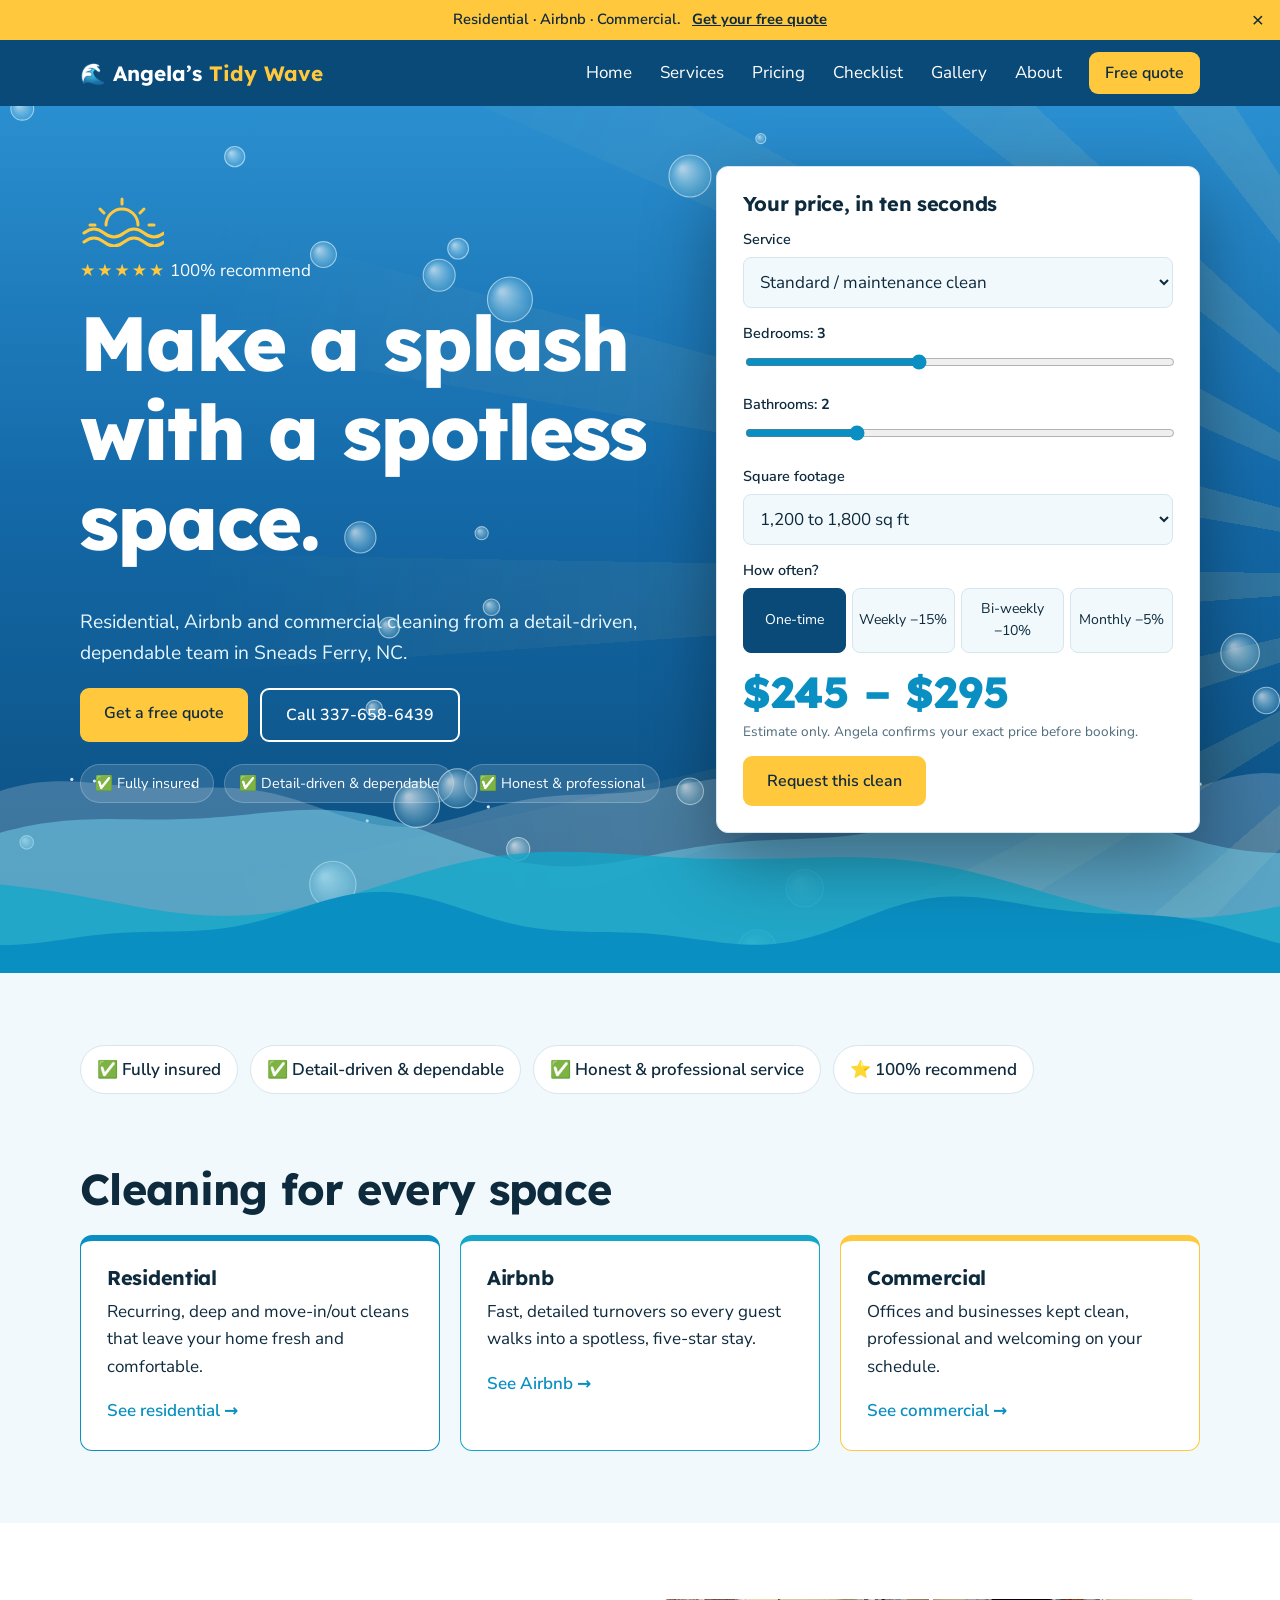
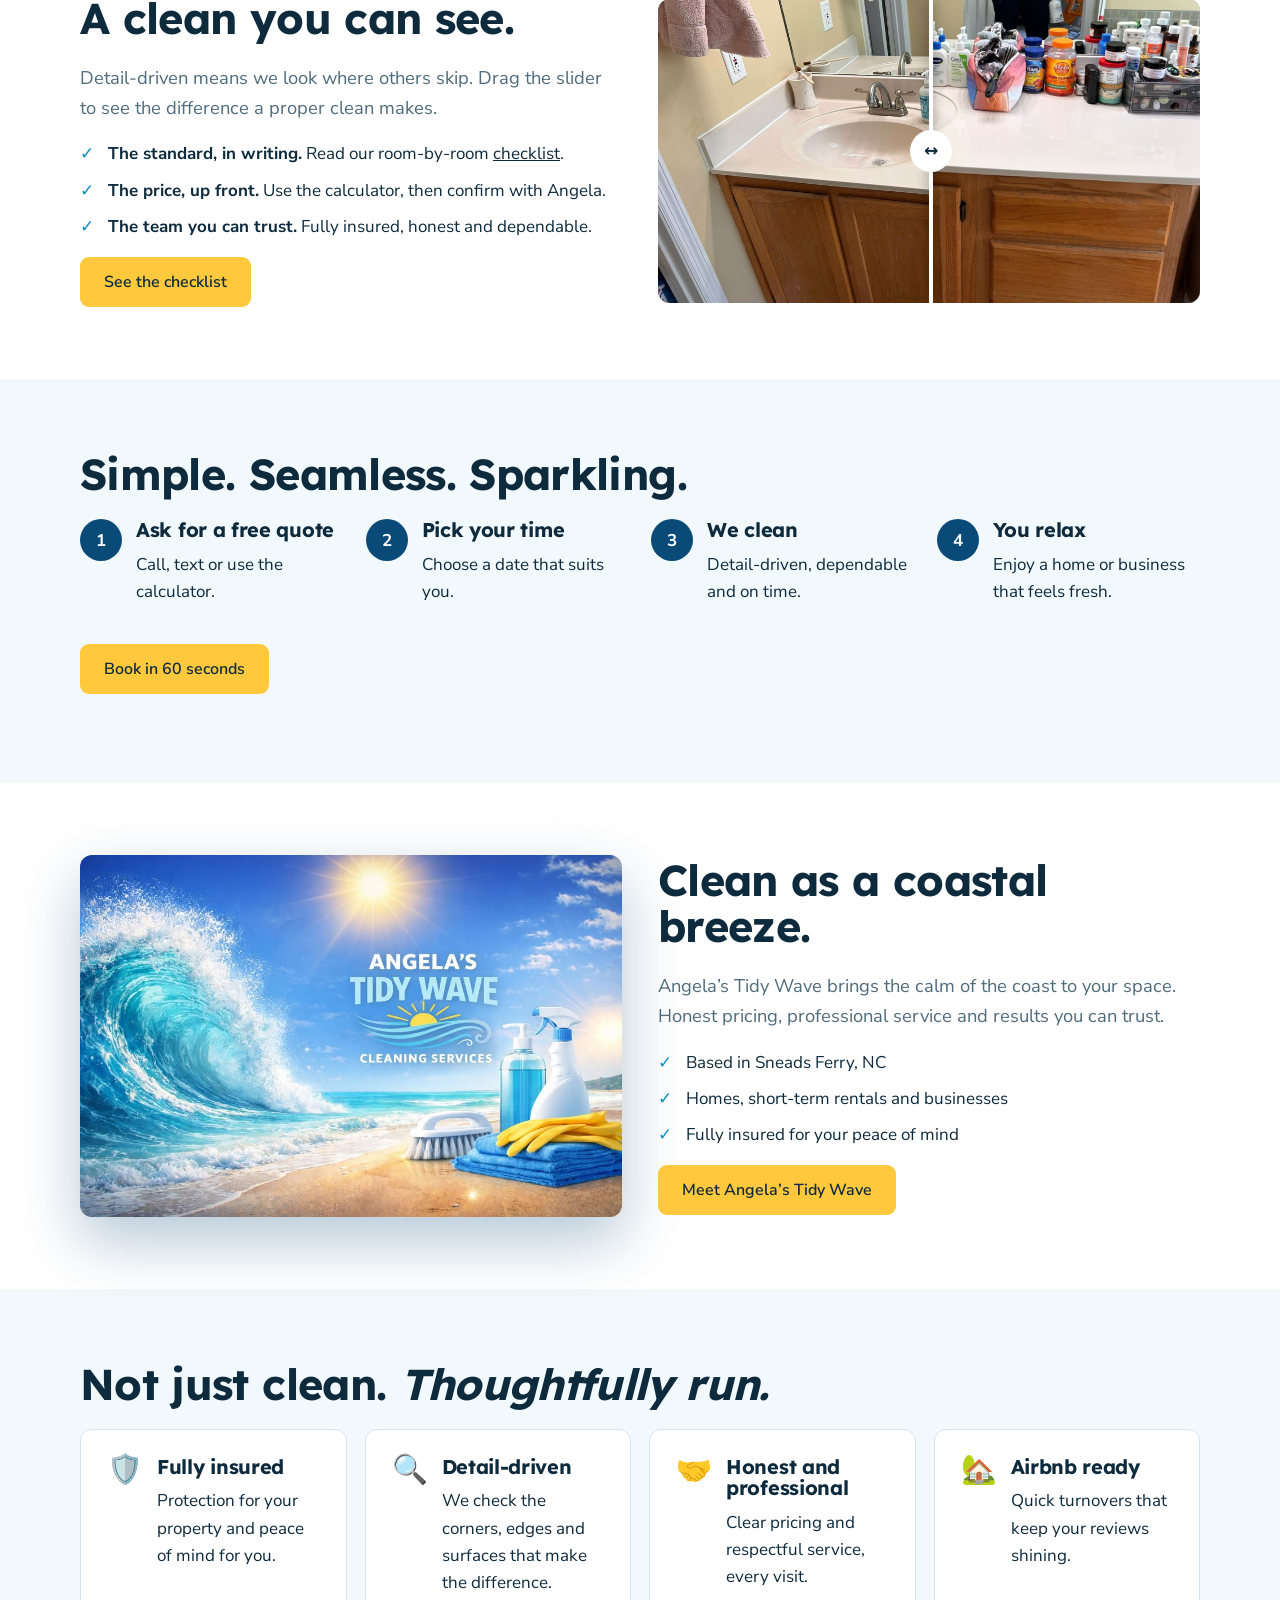
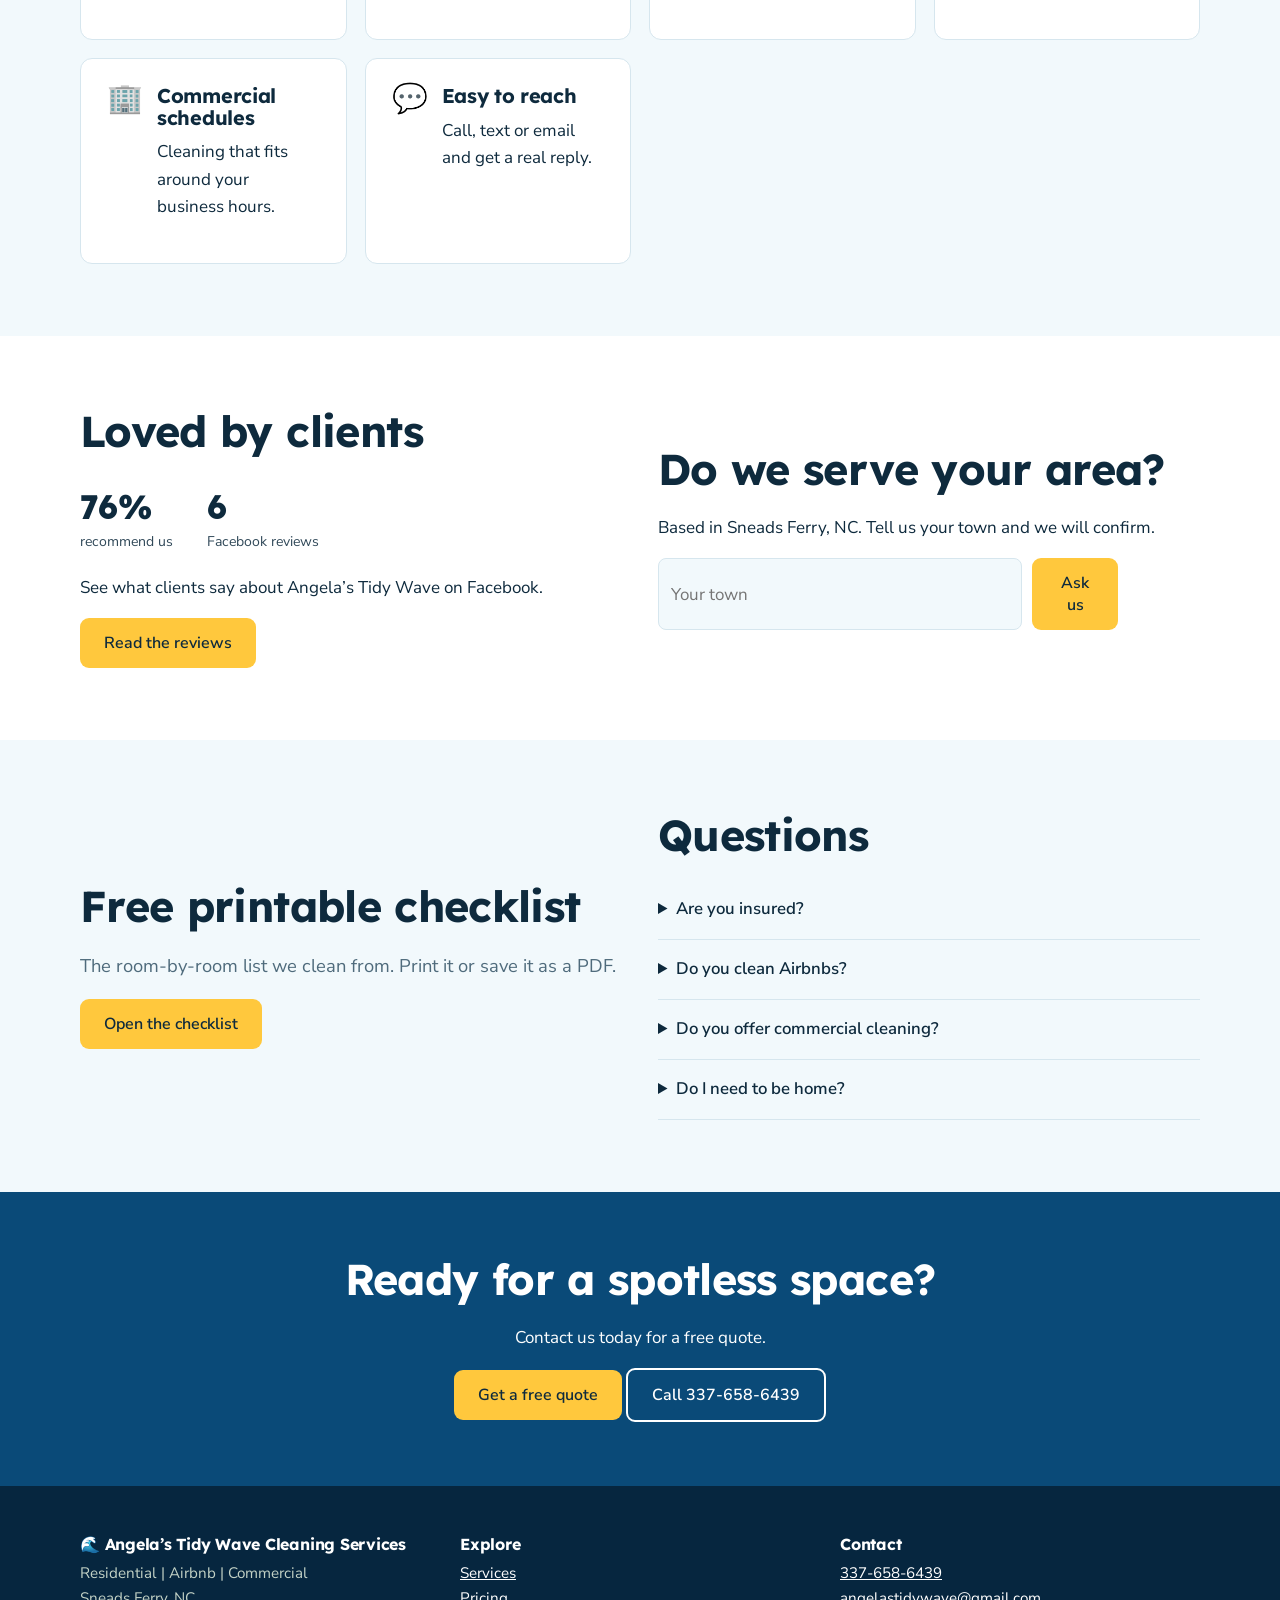
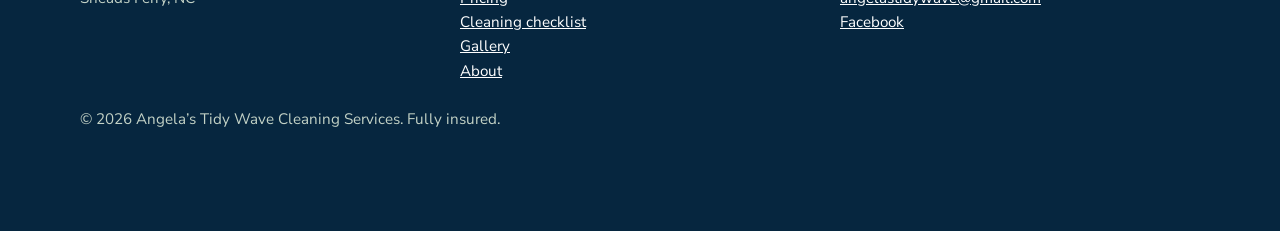
<file: index.html>
<!DOCTYPE html><html lang="en"><head><meta charset="utf-8"><meta name="viewport" content="width=device-width, initial-scale=1, viewport-fit=cover">
<title>Angela’s Tidy Wave Cleaning Services | Residential, Airbnb & Commercial Cleaning in Sneads Ferry, NC</title><meta name="description" content="Fully insured, detail-driven and honest cleaning for homes, Airbnbs and businesses in Sneads Ferry, NC. Free quotes."><meta name="theme-color" content="#0a4a78"><meta property="og:image" content="images/brand-banner.png">
<link rel="preconnect" href="https://fonts.googleapis.com"><link rel="preconnect" href="https://fonts.gstatic.com" crossorigin>
<link href="https://fonts.googleapis.com/css2?family=Lexend:wght@600;700;800&family=Nunito+Sans:wght@400;600;700&display=swap" rel="stylesheet">
<link rel="stylesheet" href="css/style.css">
<script type="application/ld+json">{"@context":"https://schema.org","@type":"HouseCleaningService","name":"Angela’s Tidy Wave Cleaning Services","telephone":"+13376586439","email":"angelastidywave@gmail.com","address":{"@type":"PostalAddress","addressLocality":"Sneads Ferry","addressRegion":"NC","addressCountry":"US"}}</script>
</head><body>
<a class="skip" href="#main">Skip to content</a>
<div class="promo">Residential · Airbnb · Commercial. <a href="book.html#form"><b>Get your free quote</b></a><button aria-label="Close banner">×</button></div>
<header class="top"><div class="wrap"><a class="logo" href="index.html">🌊 Angela’s <b>Tidy Wave</b></a>
<button class="burger" aria-label="Menu" aria-expanded="false">Menu</button>
<nav id="nav" aria-label="Main"><a href="index.html">Home</a><a href="services.html">Services</a><a href="pricing.html">Pricing</a><a href="checklist.html">Checklist</a><a href="gallery.html">Gallery</a><a href="about.html">About</a></nav>
<a class="btn sm" href="book.html#form">Free quote</a></div></header><main id="main"><section class="hero"><div class="sun"></div><canvas id="fx" aria-hidden="true"></canvas><div class="wrap"><div>
<svg class="crown" viewBox="0 0 84 52" aria-hidden="true"><path d="M26 30 a16 16 0 0 1 32 0"/><path d="M42 4 V9 M20 14 l4 4 M64 14 l-4 4 M10 30 h5 M69 30 h5"/><path d="M4 38 q10 -8 20 0 t20 0 t20 0 t20 0"/><path d="M4 47 q10 -8 20 0 t20 0 t20 0 t20 0"/></svg><p class="in" style="--d:.2s"><span class="stars">★★★★★</span> 100% recommend </p>
<h1 data-split>Make a splash with a spotless space.</h1>
<p class="in" style="--d:1.1s;color:#e6f6fd;font-size:1.2rem">Residential, Airbnb and commercial cleaning from a detail-driven, dependable team in Sneads Ferry, NC.</p>
<div class="in" style="--d:1.3s;display:flex;gap:12px;flex-wrap:wrap;margin-top:20px"><a class="btn" href="book.html#form">Get a free quote</a><a class="btn ghost" href="tel:+13376586439">Call 337-658-6439</a></div>
<ul class="chips in" style="--d:1.5s"><li>✅ Fully insured</li><li>✅ Detail-driven &amp; dependable</li><li>✅ Honest &amp; professional</li></ul></div><div class="card calc in" style="--d:1.4s" id="quote"><h3>Your price, in ten seconds</h3>
<label for="q-svc">Service</label><select id="q-svc"></select>
<label for="q-bed">Bedrooms: <b id="q-bv">3</b></label><input id="q-bed" type="range" min="1" max="6" value="3">
<label for="q-bath">Bathrooms: <b id="q-bav">2</b></label><input id="q-bath" type="range" min="1" max="5" value="2">
<label for="q-sq">Square footage</label><select id="q-sq"></select>
<label>How often?</label><div class="seg" id="q-freq"><button data-f="once" class="on">One-time</button><button data-f="weekly">Weekly −15%</button><button data-f="biweekly">Bi-weekly −10%</button><button data-f="monthly">Monthly −5%</button></div>
<div class="price" id="q-price">$0</div>
<p class="note">Estimate only. Angela confirms your exact price before booking.</p>
<a class="btn" id="q-go" href="book.html#form">Request this clean</a></div></div></section>
<section class="sec"><div class="wrap"><ul class="trust"><li>✅ Fully insured</li><li>✅ Detail-driven &amp; dependable</li><li>✅ Honest &amp; professional service</li><li>⭐ 100% recommend</li></ul></div></section>
<section class="sec" style="padding-top:0"><div class="wrap"><h2>Cleaning for every space</h2><div class="grid">
<div class="card svc rv"><h3>Residential</h3><p>Recurring, deep and move-in/out cleans that leave your home fresh and comfortable.</p><a class="more" href="services.html">See residential →</a></div>
<div class="card svc rv"><h3>Airbnb</h3><p>Fast, detailed turnovers so every guest walks into a spotless, five-star stay.</p><a class="more" href="services.html">See Airbnb →</a></div>
<div class="card svc rv"><h3>Commercial</h3><p>Offices and businesses kept clean, professional and welcoming on your schedule.</p><a class="more" href="services.html">See commercial →</a></div></div></div></section>
<section class="sec alt"><div class="wrap two"><div><h2>A clean you can see.</h2>
    <p class="lead">Detail-driven means we look where others skip. Drag the slider to see the difference a proper clean makes.</p>
<ul class="tick"><li><b>The standard, in writing.</b> Read our room-by-room <a href="checklist.html">checklist</a>.</li>
    <li><b>The price, up front.</b> Use the calculator, then confirm with Angela.</li>
    <li><b>The team you can trust.</b> Fully insured, honest and dependable.</li></ul>
    <a class="btn" href="checklist.html">See the checklist</a></div>

<div><div class="ba" style="--p:50%"><div class="b">Before <img src="images/jimage1.jpg" alt="Before"></div><div class="a">After <img src="images/jimage2.jpg" alt="After"></div>
<div class="bar"></div><input type="range" min="0" max="100" value="50" aria-label="Drag to compare before and after"></div>
<!-- To use real photos, put <img src="images/before.jpg" alt="Before"> inside .b and <img src="images/after.jpg" alt="After"> inside .a -->
</div></div></section>


<section class="sec"><div class="wrap"><h2>Simple. Seamless. Sparkling.</h2><div class="steps">
<div class="rv"><h3>Ask for a free quote</h3><p>Call, text or use the calculator.</p></div><div class="rv"><h3>Pick your time</h3><p>Choose a date that suits you.</p></div><div class="rv"><h3>We clean</h3><p>Detail-driven, dependable and on time.</p></div><div class="rv"><h3>You relax</h3><p>Enjoy a home or business that feels fresh.</p></div></div><p style="margin-top:22px"><a class="btn" href="book.html#form">Book in 60 seconds</a></p></div></section>
<section class="sec alt"><div class="wrap two"><div><img class="banner rv" src="images/brand-banner.png" alt="Angela’s Tidy Wave Cleaning Services: ocean wave, sun and cleaning supplies on a beach" loading="lazy" width="960" height="640"></div>
<div><h2>Clean as a coastal breeze.</h2><p class="lead">Angela’s Tidy Wave brings the calm of the coast to your space. Honest pricing, professional service and results you can trust.</p>
<ul class="tick"><li>Based in Sneads Ferry, NC</li><li>Homes, short-term rentals and businesses</li><li>Fully insured for your peace of mind</li></ul><a class="btn" href="about.html">Meet Angela’s Tidy Wave</a></div></div></section>
<section class="sec"><div class="wrap"><h2>Not just clean. <em>Thoughtfully run.</em></h2><div class="feat">
<div class="card rv"><span class="i">🛡️</span><div><h3>Fully insured</h3><p>Protection for your property and peace of mind for you.</p></div></div>
<div class="card rv"><span class="i">🔍</span><div><h3>Detail-driven</h3><p>We check the corners, edges and surfaces that make the difference.</p></div></div>
<div class="card rv"><span class="i">🤝</span><div><h3>Honest and professional</h3><p>Clear pricing and respectful service, every visit.</p></div></div>
<div class="card rv"><span class="i">🏡</span><div><h3>Airbnb ready</h3><p>Quick turnovers that keep your reviews shining.</p></div></div>
<div class="card rv"><span class="i">🏢</span><div><h3>Commercial schedules</h3><p>Cleaning that fits around your business hours.</p></div></div>
<div class="card rv"><span class="i">💬</span><div><h3>Easy to reach</h3><p>Call, text or email and get a real reply.</p></div></div></div></div></section>
<section class="sec alt"><div class="wrap two"><div><h2>Loved by clients</h2><div class="stats" style="color:var(--ink)"><div><b data-to="100" data-suf="%">0</b><span>recommend us</span></div><div><b data-to="8">0</b><span>Facebook reviews</span></div></div>
<p style="margin-top:20px">See what clients say about Angela’s Tidy Wave on Facebook.</p><a class="btn" href="https://www.facebook.com/angelastidywavecleaningservices/reviews" rel="noopener">Read the reviews</a>
<!-- EDIT: paste 2 or 3 real client reviews here as .card.quote blocks -->
</div><div><h2>Do we serve your area?</h2><p>Based in Sneads Ferry, NC. Tell us your town and we will confirm.</p><form id="area" style="display:flex;gap:10px;max-width:460px"><input id="area-c" placeholder="Your town" required aria-label="Your town"><button class="btn" type="submit">Ask us</button></form><!-- EDIT: list nearby towns served --></div></div></section>
<section class="sec"><div class="wrap two"><div><h2>Free printable checklist</h2><p class="lead">The room-by-room list we clean from. Print it or save it as a PDF.</p><a class="btn" href="checklist.html">Open the checklist</a></div>
<div><h2>Questions</h2>
<details><summary>Are you insured?</summary><p>Yes. Angela’s Tidy Wave Cleaning Services is fully insured.</p></details>
<details><summary>Do you clean Airbnbs?</summary><p>Yes. We handle turnovers for short-term rentals. Tell us your check-out and check-in times.</p></details>
<details><summary>Do you offer commercial cleaning?</summary><p>Yes. Contact us for a free walk-through and custom quote.</p></details>
<details><summary>Do I need to be home?</summary><p>No. Tell us how to get in when you book and we will confirm the plan.</p></details></div></div></section></main>
<section class="band"><div class="wrap"><h2>Ready for a spotless space?</h2><p>Contact us today for a free quote.</p><a class="btn" href="book.html#form">Get a free quote</a> <a class="btn ghost" href="tel:+13376586439">Call 337-658-6439</a></div></section>
<footer><div class="wrap grid"><div><h3>🌊 Angela’s Tidy Wave Cleaning Services</h3><p>Residential | Airbnb | Commercial<br>Sneads Ferry, NC</p></div>
<div><h3>Explore</h3><a href="services.html">Services</a><br><a href="pricing.html">Pricing</a><br><a href="checklist.html">Cleaning checklist</a><br><a href="gallery.html">Gallery</a><br><a href="about.html">About</a></div>
<div><h3>Contact</h3><a href="tel:+13376586439">337-658-6439</a><br><a href="mailto:angelastidywave@gmail.com">angelastidywave@gmail.com</a><br><a href="https://www.facebook.com/angelastidywavecleaningservices" rel="noopener">Facebook</a></div></div>
<div class="wrap" style="margin-top:24px">© <span data-year></span> Angela’s Tidy Wave Cleaning Services. Fully insured.</div></footer>
<div class="sticky"><a class="btn" href="tel:+13376586439">Call</a><a class="btn ghost" style="color:#fff" href="book.html#form">Free quote</a></div>
<div class="modal" id="pop" role="dialog" aria-modal="true" aria-label="Free quote"><div class="card"><button class="x" aria-label="Close">×</button><h3>Before you go, catch a free quote.</h3><p>See your price in seconds. No account and no obligation.</p><a class="btn" href="index.html#quote">Get my price</a> <button class="btn ghost sm" data-close>No thanks</button></div></div>
<script src="js/script.js"></script></body></html>
</file>
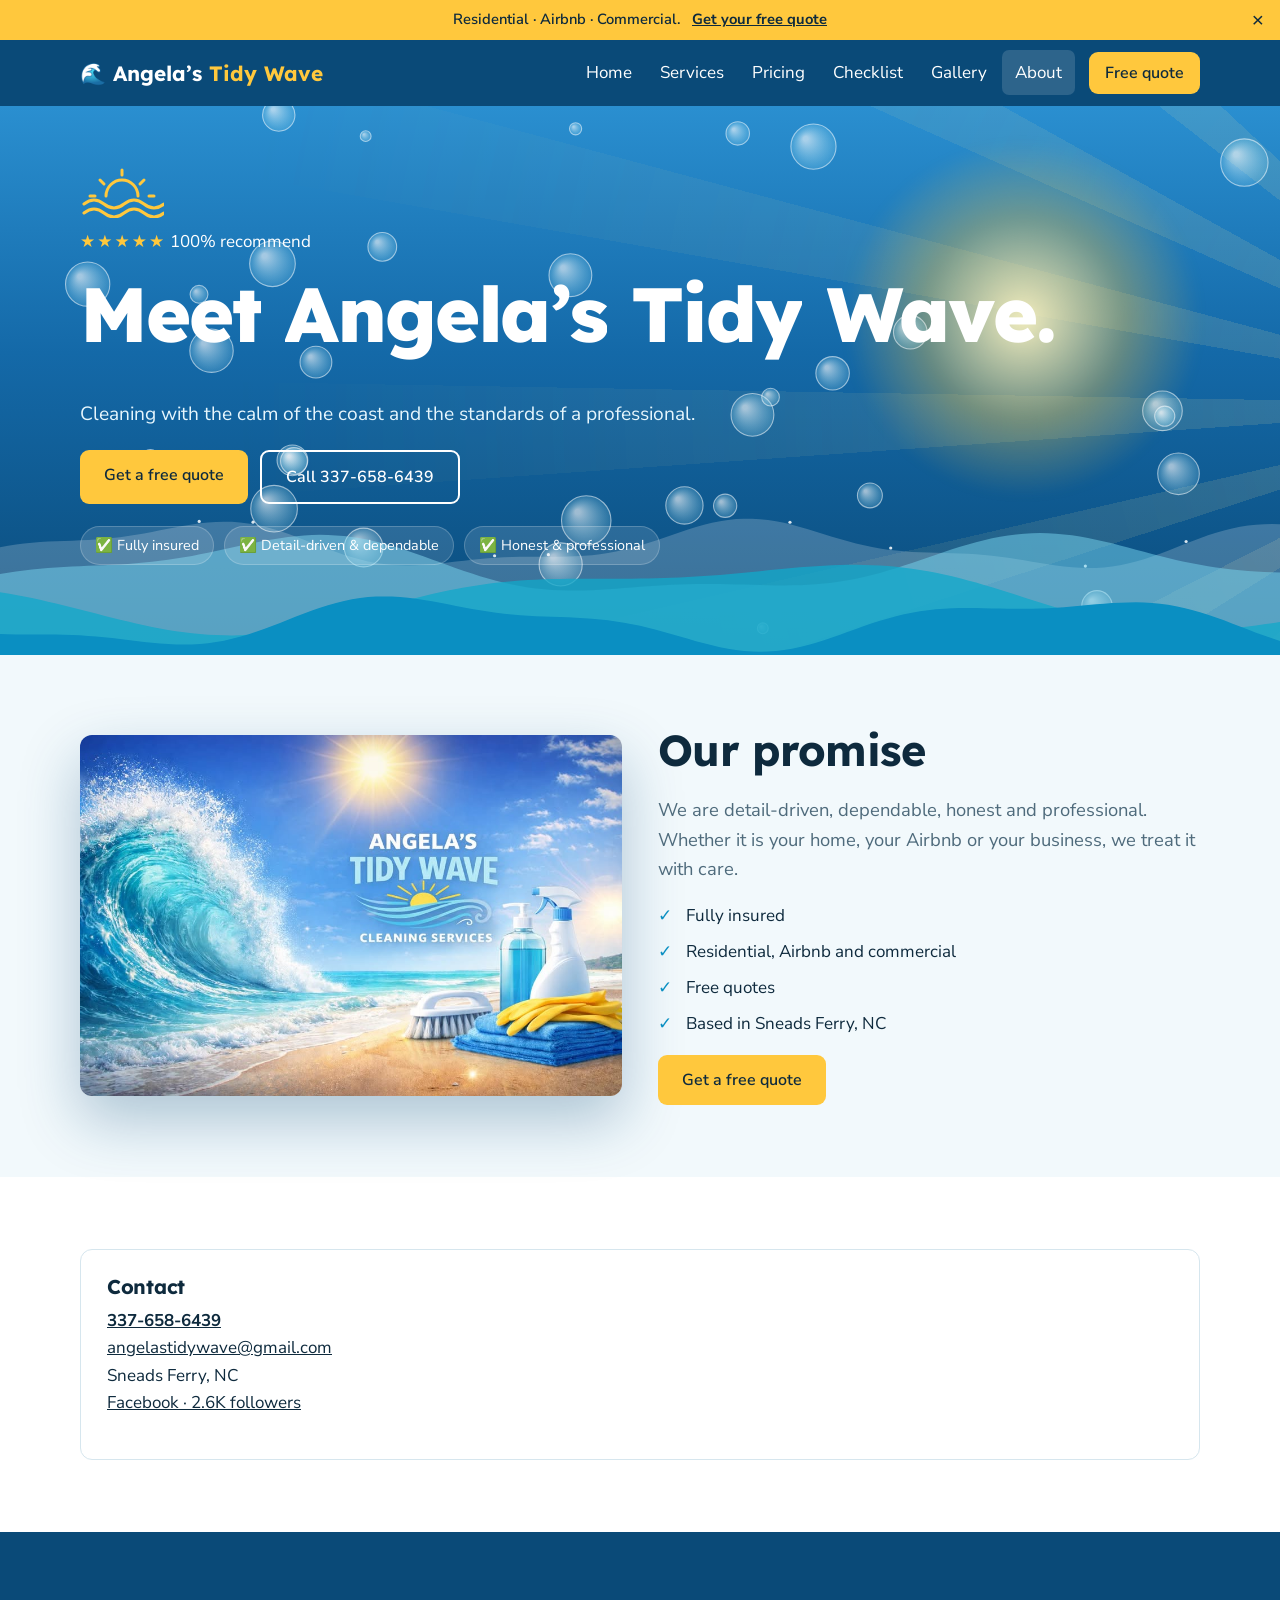
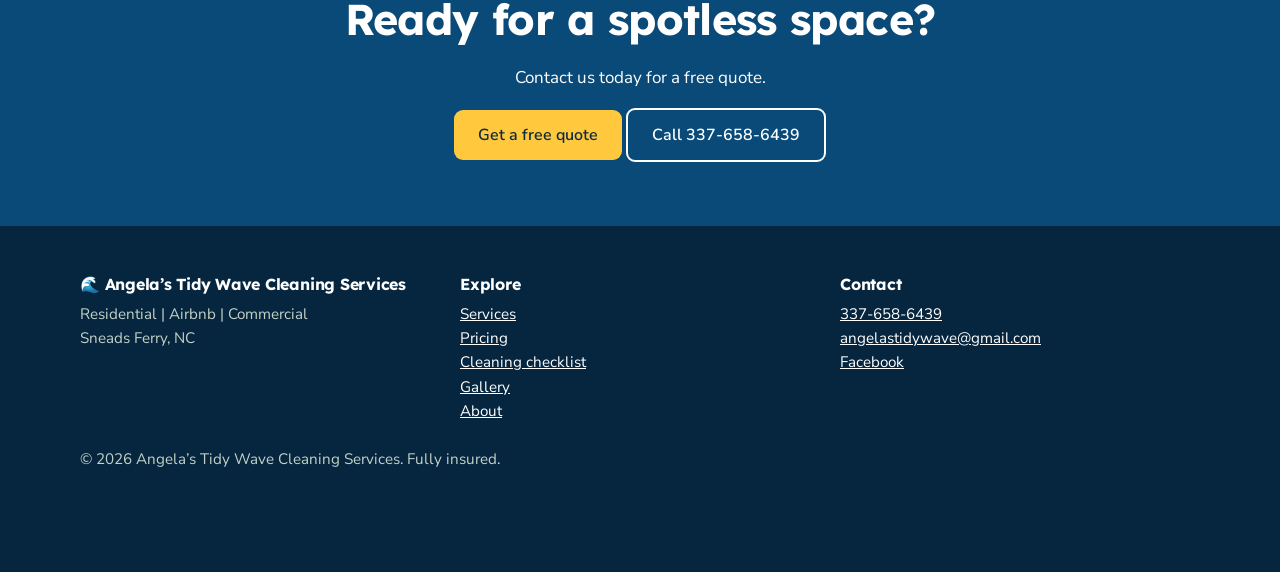
<file: about.html>
<!DOCTYPE html><html lang="en"><head><meta charset="utf-8"><meta name="viewport" content="width=device-width, initial-scale=1, viewport-fit=cover">
<title>About | Angela’s Tidy Wave Cleaning Services</title><meta name="description" content="Fully insured, detail-driven and honest cleaning in Sneads Ferry, NC."><meta name="theme-color" content="#0a4a78"><meta property="og:image" content="images/brand-banner.png">
<link rel="preconnect" href="https://fonts.googleapis.com"><link rel="preconnect" href="https://fonts.gstatic.com" crossorigin>
<link href="https://fonts.googleapis.com/css2?family=Lexend:wght@600;700;800&family=Nunito+Sans:wght@400;600;700&display=swap" rel="stylesheet">
<link rel="stylesheet" href="css/style.css">
<script type="application/ld+json">{"@context":"https://schema.org","@type":"HouseCleaningService","name":"Angela’s Tidy Wave Cleaning Services","telephone":"+13376586439","email":"angelastidywave@gmail.com","address":{"@type":"PostalAddress","addressLocality":"Sneads Ferry","addressRegion":"NC","addressCountry":"US"}}</script>
</head><body>
<a class="skip" href="#main">Skip to content</a>
<div class="promo">Residential · Airbnb · Commercial. <a href="book.html#form"><b>Get your free quote</b></a><button aria-label="Close banner">×</button></div>
<header class="top"><div class="wrap"><a class="logo" href="index.html">🌊 Angela’s <b>Tidy Wave</b></a>
<button class="burger" aria-label="Menu" aria-expanded="false">Menu</button>
<nav id="nav" aria-label="Main"><a href="index.html">Home</a><a href="services.html">Services</a><a href="pricing.html">Pricing</a><a href="checklist.html">Checklist</a><a href="gallery.html">Gallery</a><a href="about.html" class=on>About</a></nav>
<a class="btn sm" href="book.html#form">Free quote</a></div></header><main id="main"><section class="hero short"><div class="sun"></div><canvas id="fx" aria-hidden="true"></canvas><div class="wrap"><div>
<svg class="crown" viewBox="0 0 84 52" aria-hidden="true"><path d="M26 30 a16 16 0 0 1 32 0"/><path d="M42 4 V9 M20 14 l4 4 M64 14 l-4 4 M10 30 h5 M69 30 h5"/><path d="M4 38 q10 -8 20 0 t20 0 t20 0 t20 0"/><path d="M4 47 q10 -8 20 0 t20 0 t20 0 t20 0"/></svg><p class="in" style="--d:.2s"><span class="stars">★★★★★</span> 100% recommend</p>
<h1 data-split>Meet Angela’s Tidy Wave.</h1><p class="in" style="--d:1.1s;color:#e6f6fd;font-size:1.2rem">Cleaning with the calm of the coast and the standards of a professional.</p>
<div class="in" style="--d:1.3s;display:flex;gap:12px;flex-wrap:wrap;margin-top:20px"><a class="btn" href="book.html#form">Get a free quote</a><a class="btn ghost" href="tel:+13376586439">Call 337-658-6439</a></div>
<ul class="chips in" style="--d:1.5s"><li>✅ Fully insured</li><li>✅ Detail-driven &amp; dependable</li><li>✅ Honest &amp; professional</li></ul></div></div></section><section class="sec"><div class="wrap two"><div><img class="banner" src="images/brand-banner.png" alt="Angela’s Tidy Wave Cleaning Services brand image" loading="lazy" width="960" height="640"></div>
<div><h2>Our promise</h2><p class="lead">We are detail-driven, dependable, honest and professional. Whether it is your home, your Airbnb or your business, we treat it with care.</p>
<ul class="tick"><li>Fully insured</li><li>Residential, Airbnb and commercial</li><li>Free quotes</li><li>Based in Sneads Ferry, NC</li></ul><a class="btn" href="book.html#form">Get a free quote</a></div></div></section>
<section class="sec alt"><div class="wrap"><div class="card"><h3>Contact</h3><p><a href="tel:+13376586439"><b>337-658-6439</b></a><br><a href="mailto:angelastidywave@gmail.com">angelastidywave@gmail.com</a><br>Sneads Ferry, NC<br><a href="https://www.facebook.com/angelastidywavecleaningservices" rel="noopener">Facebook · 2.6K followers</a></p></div></div></section></main>
<section class="band"><div class="wrap"><h2>Ready for a spotless space?</h2><p>Contact us today for a free quote.</p><a class="btn" href="book.html#form">Get a free quote</a> <a class="btn ghost" href="tel:+13376586439">Call 337-658-6439</a></div></section>
<footer><div class="wrap grid"><div><h3>🌊 Angela’s Tidy Wave Cleaning Services</h3><p>Residential | Airbnb | Commercial<br>Sneads Ferry, NC</p></div>
<div><h3>Explore</h3><a href="services.html">Services</a><br><a href="pricing.html">Pricing</a><br><a href="checklist.html">Cleaning checklist</a><br><a href="gallery.html">Gallery</a><br><a href="about.html">About</a></div>
<div><h3>Contact</h3><a href="tel:+13376586439">337-658-6439</a><br><a href="mailto:angelastidywave@gmail.com">angelastidywave@gmail.com</a><br><a href="https://www.facebook.com/angelastidywavecleaningservices" rel="noopener">Facebook</a></div></div>
<div class="wrap" style="margin-top:24px">© <span data-year></span> Angela’s Tidy Wave Cleaning Services. Fully insured.</div></footer>
<div class="sticky"><a class="btn" href="tel:+13376586439">Call</a><a class="btn ghost" style="color:#fff" href="book.html#form">Free quote</a></div>
<div class="modal" id="pop" role="dialog" aria-modal="true" aria-label="Free quote"><div class="card"><button class="x" aria-label="Close">×</button><h3>Before you go, catch a free quote.</h3><p>See your price in seconds. No account and no obligation.</p><a class="btn" href="index.html#quote">Get my price</a> <button class="btn ghost sm" data-close>No thanks</button></div></div>
<script src="js/script.js"></script></body></html>
</file>
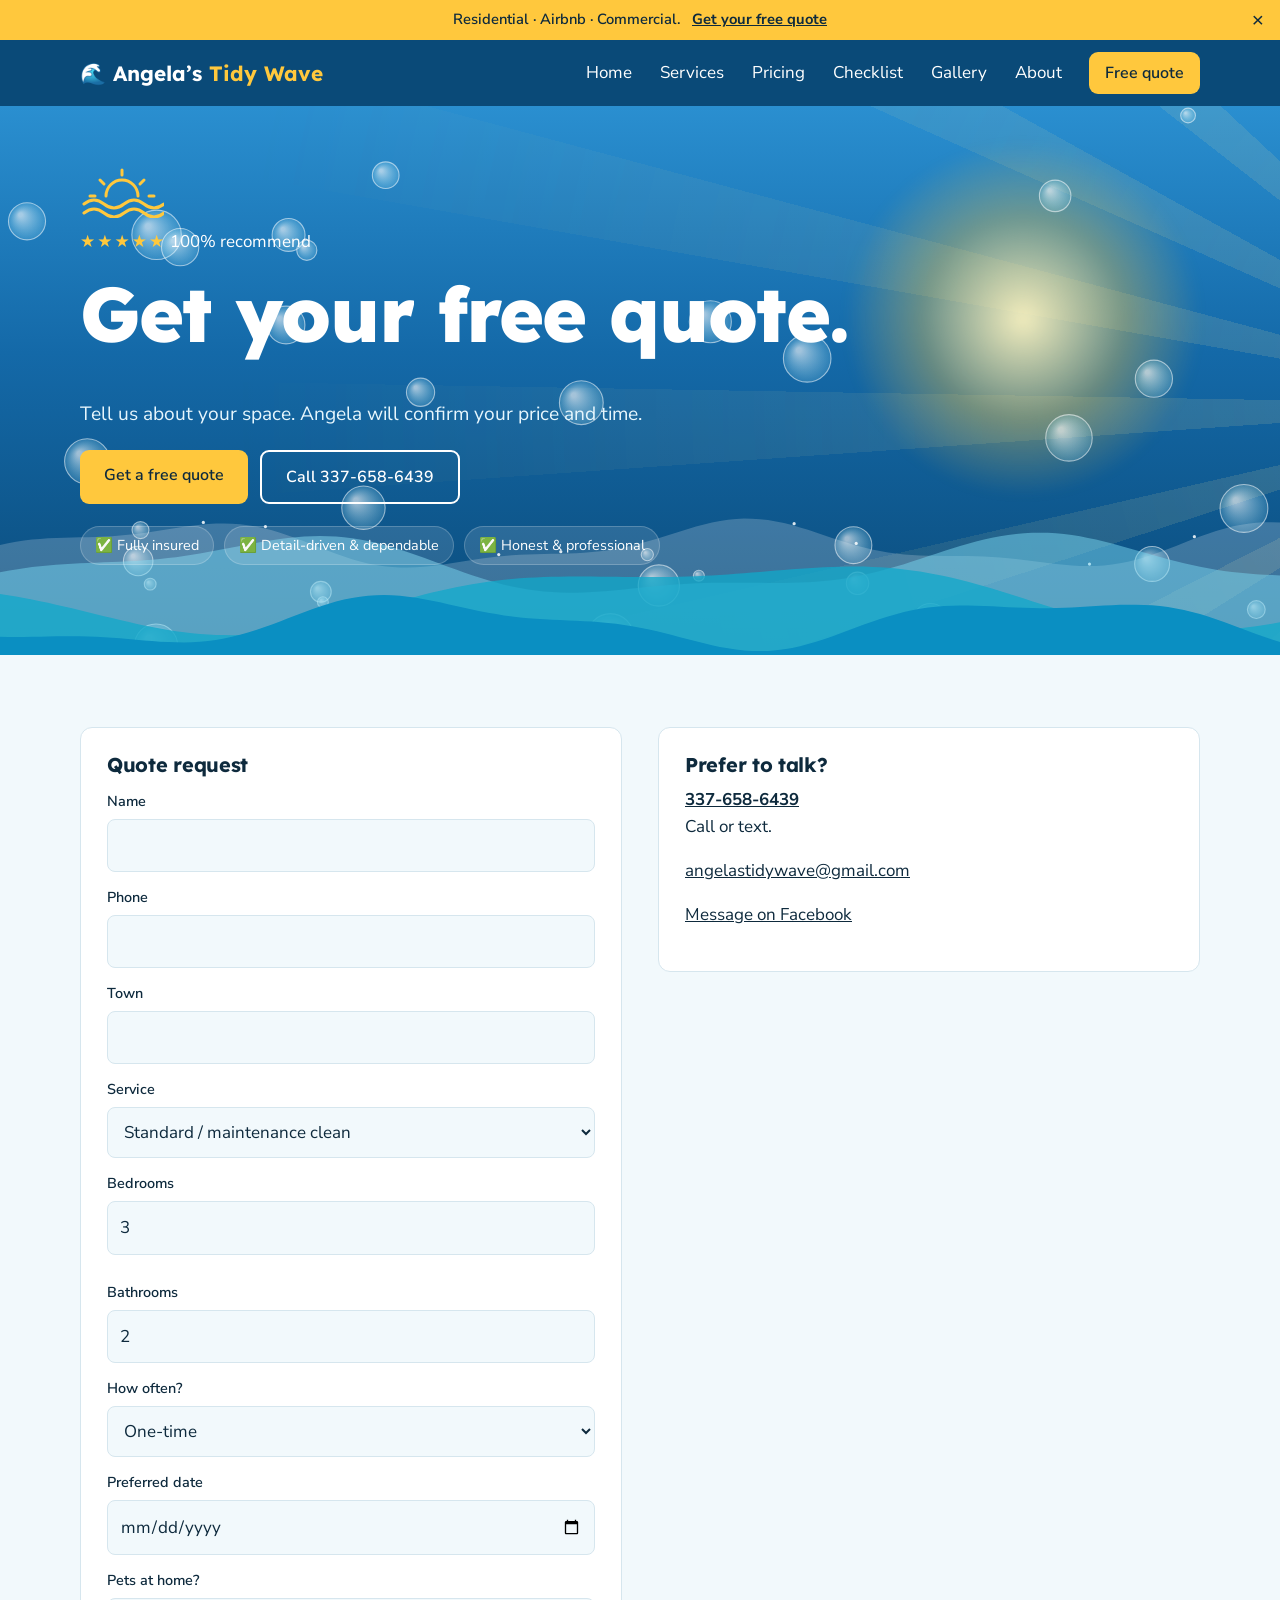
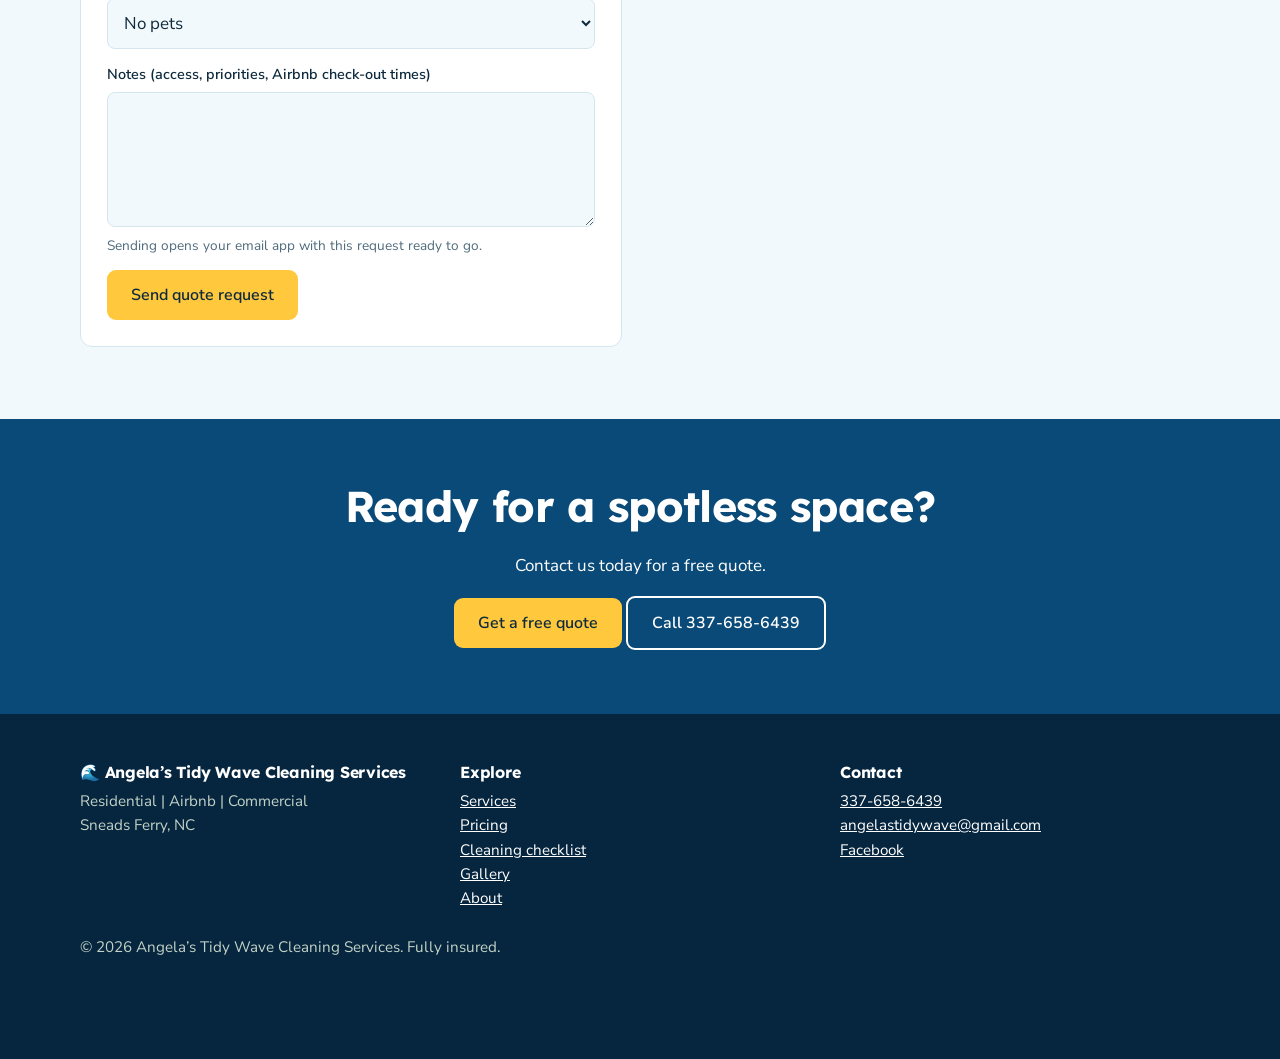
<file: book.html>
<!DOCTYPE html><html lang="en"><head><meta charset="utf-8"><meta name="viewport" content="width=device-width, initial-scale=1, viewport-fit=cover">
<title>Free Quote | Angela’s Tidy Wave Cleaning Services</title><meta name="description" content="Request a free quote for residential, Airbnb or commercial cleaning."><meta name="theme-color" content="#0a4a78"><meta property="og:image" content="images/brand-banner.png">
<link rel="preconnect" href="https://fonts.googleapis.com"><link rel="preconnect" href="https://fonts.gstatic.com" crossorigin>
<link href="https://fonts.googleapis.com/css2?family=Lexend:wght@600;700;800&family=Nunito+Sans:wght@400;600;700&display=swap" rel="stylesheet">
<link rel="stylesheet" href="css/style.css">
<script type="application/ld+json">{"@context":"https://schema.org","@type":"HouseCleaningService","name":"Angela’s Tidy Wave Cleaning Services","telephone":"+13376586439","email":"angelastidywave@gmail.com","address":{"@type":"PostalAddress","addressLocality":"Sneads Ferry","addressRegion":"NC","addressCountry":"US"}}</script>
</head><body>
<a class="skip" href="#main">Skip to content</a>
<div class="promo">Residential · Airbnb · Commercial. <a href="book.html#form"><b>Get your free quote</b></a><button aria-label="Close banner">×</button></div>
<header class="top"><div class="wrap"><a class="logo" href="index.html">🌊 Angela’s <b>Tidy Wave</b></a>
<button class="burger" aria-label="Menu" aria-expanded="false">Menu</button>
<nav id="nav" aria-label="Main"><a href="index.html">Home</a><a href="services.html">Services</a><a href="pricing.html">Pricing</a><a href="checklist.html">Checklist</a><a href="gallery.html">Gallery</a><a href="about.html">About</a></nav>
<a class="btn sm" href="book.html#form">Free quote</a></div></header><main id="main"><section class="hero short"><div class="sun"></div><canvas id="fx" aria-hidden="true"></canvas><div class="wrap"><div>
<svg class="crown" viewBox="0 0 84 52" aria-hidden="true"><path d="M26 30 a16 16 0 0 1 32 0"/><path d="M42 4 V9 M20 14 l4 4 M64 14 l-4 4 M10 30 h5 M69 30 h5"/><path d="M4 38 q10 -8 20 0 t20 0 t20 0 t20 0"/><path d="M4 47 q10 -8 20 0 t20 0 t20 0 t20 0"/></svg><p class="in" style="--d:.2s"><span class="stars">★★★★★</span> 100% recommend</p>
<h1 data-split>Get your free quote.</h1><p class="in" style="--d:1.1s;color:#e6f6fd;font-size:1.2rem">Tell us about your space. Angela will confirm your price and time.</p>
<div class="in" style="--d:1.3s;display:flex;gap:12px;flex-wrap:wrap;margin-top:20px"><a class="btn" href="book.html#form">Get a free quote</a><a class="btn ghost" href="tel:+13376586439">Call 337-658-6439</a></div>
<ul class="chips in" style="--d:1.5s"><li>✅ Fully insured</li><li>✅ Detail-driven &amp; dependable</li><li>✅ Honest &amp; professional</li></ul></div></div></section><section class="sec"><div class="wrap two" style="align-items:start"><form class="card" id="form"><h3>Quote request</h3>
<label for="f-n">Name</label><input id="f-n" required autocomplete="name"><label for="f-p">Phone</label><input id="f-p" type="tel" required autocomplete="tel">
<label for="f-c">Town</label><input id="f-c"><label for="f-s">Service</label><select id="f-s"><option>Standard / maintenance clean</option><option>Deep clean</option><option>Move-in / move-out clean</option><option>Airbnb turnover</option><option>Commercial</option></select>
<div class="grid" style="gap:12px"><div><label for="f-bed">Bedrooms</label><input id="f-bed" type="number" min="0" value="3"></div><div><label for="f-bath">Bathrooms</label><input id="f-bath" type="number" min="1" value="2"></div></div>
<label for="f-f">How often?</label><select id="f-f"><option value="once">One-time</option><option value="weekly">Weekly</option><option value="biweekly">Bi-weekly</option><option value="monthly">Monthly</option></select>
<label for="f-d">Preferred date</label><input id="f-d" type="date"><label for="f-pets">Pets at home?</label><select id="f-pets"><option>No pets</option><option>Dog(s)</option><option>Cat(s)</option><option>Other pets</option></select>
<label for="f-m">Notes (access, priorities, Airbnb check-out times)</label><textarea id="f-m" rows="4"></textarea><p class="note">Sending opens your email app with this request ready to go.</p><button class="btn" type="submit">Send quote request</button></form>
<div class="card"><h3>Prefer to talk?</h3><p><a href="tel:+13376586439"><b>337-658-6439</b></a><br>Call or text.</p><p><a href="mailto:angelastidywave@gmail.com">angelastidywave@gmail.com</a></p><p><a href="https://www.facebook.com/angelastidywavecleaningservices" rel="noopener">Message on Facebook</a></p></div></div></section></main>
<section class="band"><div class="wrap"><h2>Ready for a spotless space?</h2><p>Contact us today for a free quote.</p><a class="btn" href="book.html#form">Get a free quote</a> <a class="btn ghost" href="tel:+13376586439">Call 337-658-6439</a></div></section>
<footer><div class="wrap grid"><div><h3>🌊 Angela’s Tidy Wave Cleaning Services</h3><p>Residential | Airbnb | Commercial<br>Sneads Ferry, NC</p></div>
<div><h3>Explore</h3><a href="services.html">Services</a><br><a href="pricing.html">Pricing</a><br><a href="checklist.html">Cleaning checklist</a><br><a href="gallery.html">Gallery</a><br><a href="about.html">About</a></div>
<div><h3>Contact</h3><a href="tel:+13376586439">337-658-6439</a><br><a href="mailto:angelastidywave@gmail.com">angelastidywave@gmail.com</a><br><a href="https://www.facebook.com/angelastidywavecleaningservices" rel="noopener">Facebook</a></div></div>
<div class="wrap" style="margin-top:24px">© <span data-year></span> Angela’s Tidy Wave Cleaning Services. Fully insured.</div></footer>
<div class="sticky"><a class="btn" href="tel:+13376586439">Call</a><a class="btn ghost" style="color:#fff" href="book.html#form">Free quote</a></div>
<div class="modal" id="pop" role="dialog" aria-modal="true" aria-label="Free quote"><div class="card"><button class="x" aria-label="Close">×</button><h3>Before you go, catch a free quote.</h3><p>See your price in seconds. No account and no obligation.</p><a class="btn" href="index.html#quote">Get my price</a> <button class="btn ghost sm" data-close>No thanks</button></div></div>
<script src="js/script.js"></script></body></html>
</file>
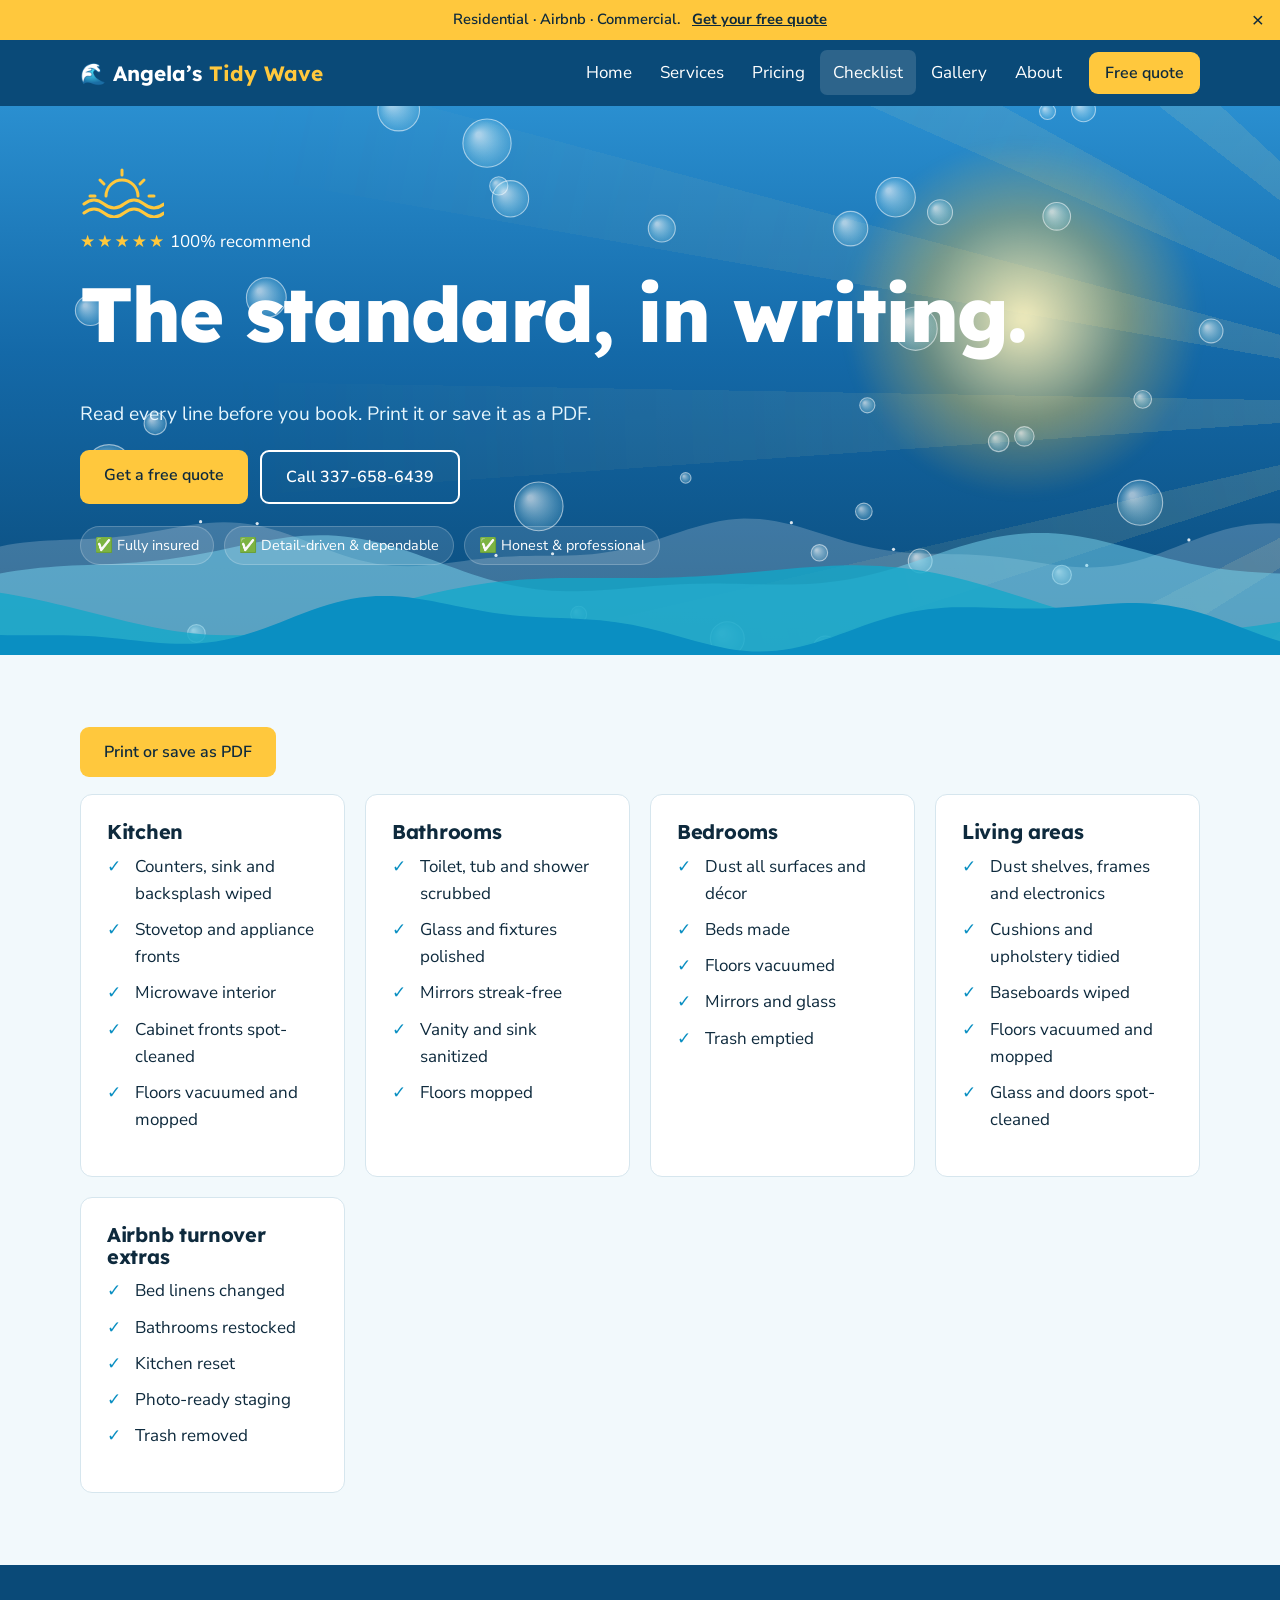
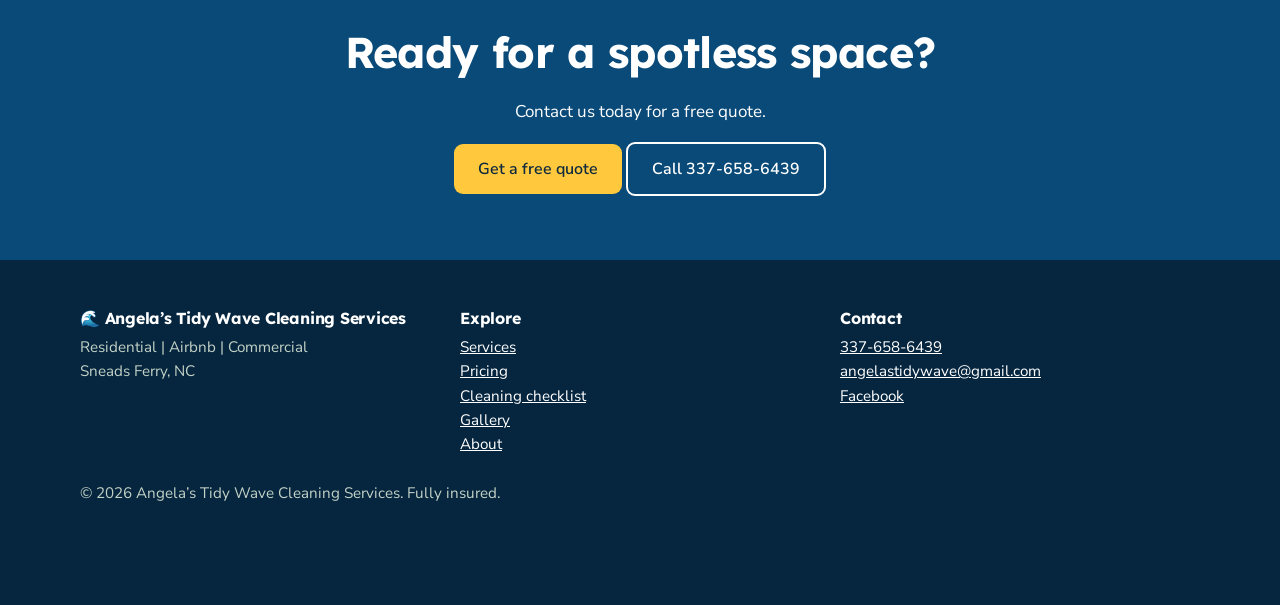
<file: checklist.html>
<!DOCTYPE html><html lang="en"><head><meta charset="utf-8"><meta name="viewport" content="width=device-width, initial-scale=1, viewport-fit=cover">
<title>Cleaning Checklist | Angela’s Tidy Wave Cleaning Services</title><meta name="description" content="Our room-by-room cleaning checklist. Print it or save it as a PDF."><meta name="theme-color" content="#0a4a78"><meta property="og:image" content="images/brand-banner.png">
<link rel="preconnect" href="https://fonts.googleapis.com"><link rel="preconnect" href="https://fonts.gstatic.com" crossorigin>
<link href="https://fonts.googleapis.com/css2?family=Lexend:wght@600;700;800&family=Nunito+Sans:wght@400;600;700&display=swap" rel="stylesheet">
<link rel="stylesheet" href="css/style.css">
<script type="application/ld+json">{"@context":"https://schema.org","@type":"HouseCleaningService","name":"Angela’s Tidy Wave Cleaning Services","telephone":"+13376586439","email":"angelastidywave@gmail.com","address":{"@type":"PostalAddress","addressLocality":"Sneads Ferry","addressRegion":"NC","addressCountry":"US"}}</script>
</head><body>
<a class="skip" href="#main">Skip to content</a>
<div class="promo">Residential · Airbnb · Commercial. <a href="book.html#form"><b>Get your free quote</b></a>
    <button aria-label="Close banner">×</button></div>
<header class="top"><div class="wrap"><a class="logo" href="index.html">🌊 Angela’s <b>Tidy Wave</b></a>
<button class="burger" aria-label="Menu" aria-expanded="false">Menu</button>
<nav id="nav" aria-label="Main"><a href="index.html">Home</a><a href="services.html">Services</a>
    <a href="pricing.html">Pricing</a><a href="checklist.html" class=on>Checklist</a>
    <a href="gallery.html">Gallery</a><a href="about.html">About</a></nav>
<a class="btn sm" href="book.html#form">Free quote</a></div></header><main id="main">
    <section class="hero short"><div class="sun"></div><canvas id="fx" aria-hidden="true"></canvas>
        <div class="wrap"><div>
<svg class="crown" viewBox="0 0 84 52" aria-hidden="true"><path d="M26 30 a16 16 0 0 1 32 0"/><path d="M42 4 V9 M20 14 l4 4 M64 14 l-4 4 M10 30 h5 M69 30 h5"/><path d="M4 38 q10 -8 20 0 t20 0 t20 0 t20 0"/><path d="M4 47 q10 -8 20 0 t20 0 t20 0 t20 0"/></svg><p class="in" style="--d:.2s"><span class="stars">★★★★★</span> 100% recommend</p>
<h1 data-split>The standard, in writing.</h1><p class="in" style="--d:1.1s;color:#e6f6fd;font-size:1.2rem">Read every line before you book. Print it or save it as a PDF.</p>
<div class="in" style="--d:1.3s;display:flex;gap:12px;flex-wrap:wrap;margin-top:20px"><a class="btn" href="book.html#form">Get a free quote</a><a class="btn ghost" href="tel:+13376586439">Call 337-658-6439</a></div>
<ul class="chips in" style="--d:1.5s"><li>✅ Fully insured</li>
    <li>✅ Detail-driven &amp; dependable</li><li>✅ Honest &amp; professional</li></ul></div></div></section>
    <section class="sec check"><div class="wrap"><p class="noprint">
        <button class="btn" data-print>Print or save as PDF</button></p>
        <div class="grid"><div class="card"><h3>Kitchen</h3>
            <ul class="tick"><li>Counters, sink and backsplash wiped</li>
                <li>Stovetop and appliance fronts</li><li>Microwave interior</li>
                <li>Cabinet fronts spot-cleaned</li><li>Floors vacuumed and mopped</li></ul></div>
                <div class="card"><h3>Bathrooms</h3><ul class="tick"><li>Toilet, tub and shower scrubbed</li>
                    <li>Glass and fixtures polished</li><li>Mirrors streak-free</li><li>Vanity and sink sanitized</li>
                    <li>Floors mopped</li></ul></div><div class="card"><h3>Bedrooms</h3>
                        <ul class="tick"><li>Dust all surfaces and décor</li>
                            <li>Beds made</li><li>Floors vacuumed</li><li>Mirrors and glass</li>
                            <li>Trash emptied</li></ul></div><div class="card"><h3>Living areas</h3>
                                <ul class="tick"><li>Dust shelves, frames and electronics</li>
                                    <li>Cushions and upholstery tidied</li><li>Baseboards wiped</li>
                                    <li>Floors vacuumed and mopped</li><li>Glass and doors spot-cleaned</li></ul></div>
                                    <div class="card"><h3>Airbnb turnover extras</h3>
                                        <ul class="tick"><li>Bed linens changed</li>
                                            <li>Bathrooms restocked</li><li>Kitchen reset</li>
                                            <li>Photo-ready staging</li><li>Trash removed</li></ul></div></div>
                                            </div></section></main>
<section class="band"><div class="wrap"><h2>Ready for a spotless space?</h2>
    <p>Contact us today for a free quote.</p><a class="btn" href="book.html#form">Get a free quote</a> 
    <a class="btn ghost" href="tel:+13376586439">Call 337-658-6439</a></div></section>
<footer><div class="wrap grid"><div><h3>🌊 Angela’s Tidy Wave Cleaning Services</h3>
    <p>Residential | Airbnb | Commercial<br>Sneads Ferry, NC</p></div>
<div><h3>Explore</h3><a href="services.html">Services</a><br><a href="pricing.html">Pricing</a>
    <br><a href="checklist.html">Cleaning checklist</a><br><a href="gallery.html">Gallery</a>
    <br><a href="about.html">About</a></div>
<div><h3>Contact</h3><a href="tel:+13376586439">337-658-6439</a>
    <br><a href="mailto:angelastidywave@gmail.com">angelastidywave@gmail.com</a>
    <br><a href="https://www.facebook.com/angelastidywavecleaningservices" rel="noopener">Facebook</a></div></div>
<div class="wrap" style="margin-top:24px">© <span data-year></span> Angela’s Tidy Wave Cleaning Services. Fully insured.</div></footer>
<div class="sticky"><a class="btn" href="tel:+13376586439">Call</a><a class="btn ghost" style="color:#fff" href="book.html#form">Free quote</a></div>
<div class="modal" id="pop" role="dialog" aria-modal="true" aria-label="Free quote"><div class="card"><button class="x" aria-label="Close">×</button><h3>Before you go, catch a free quote.</h3><p>See your price in seconds. No account and no obligation.</p><a class="btn" href="index.html#quote">Get my price</a> <button class="btn ghost sm" data-close>No thanks</button></div></div>
<script src="js/script.js"></script></body></html>
</file>
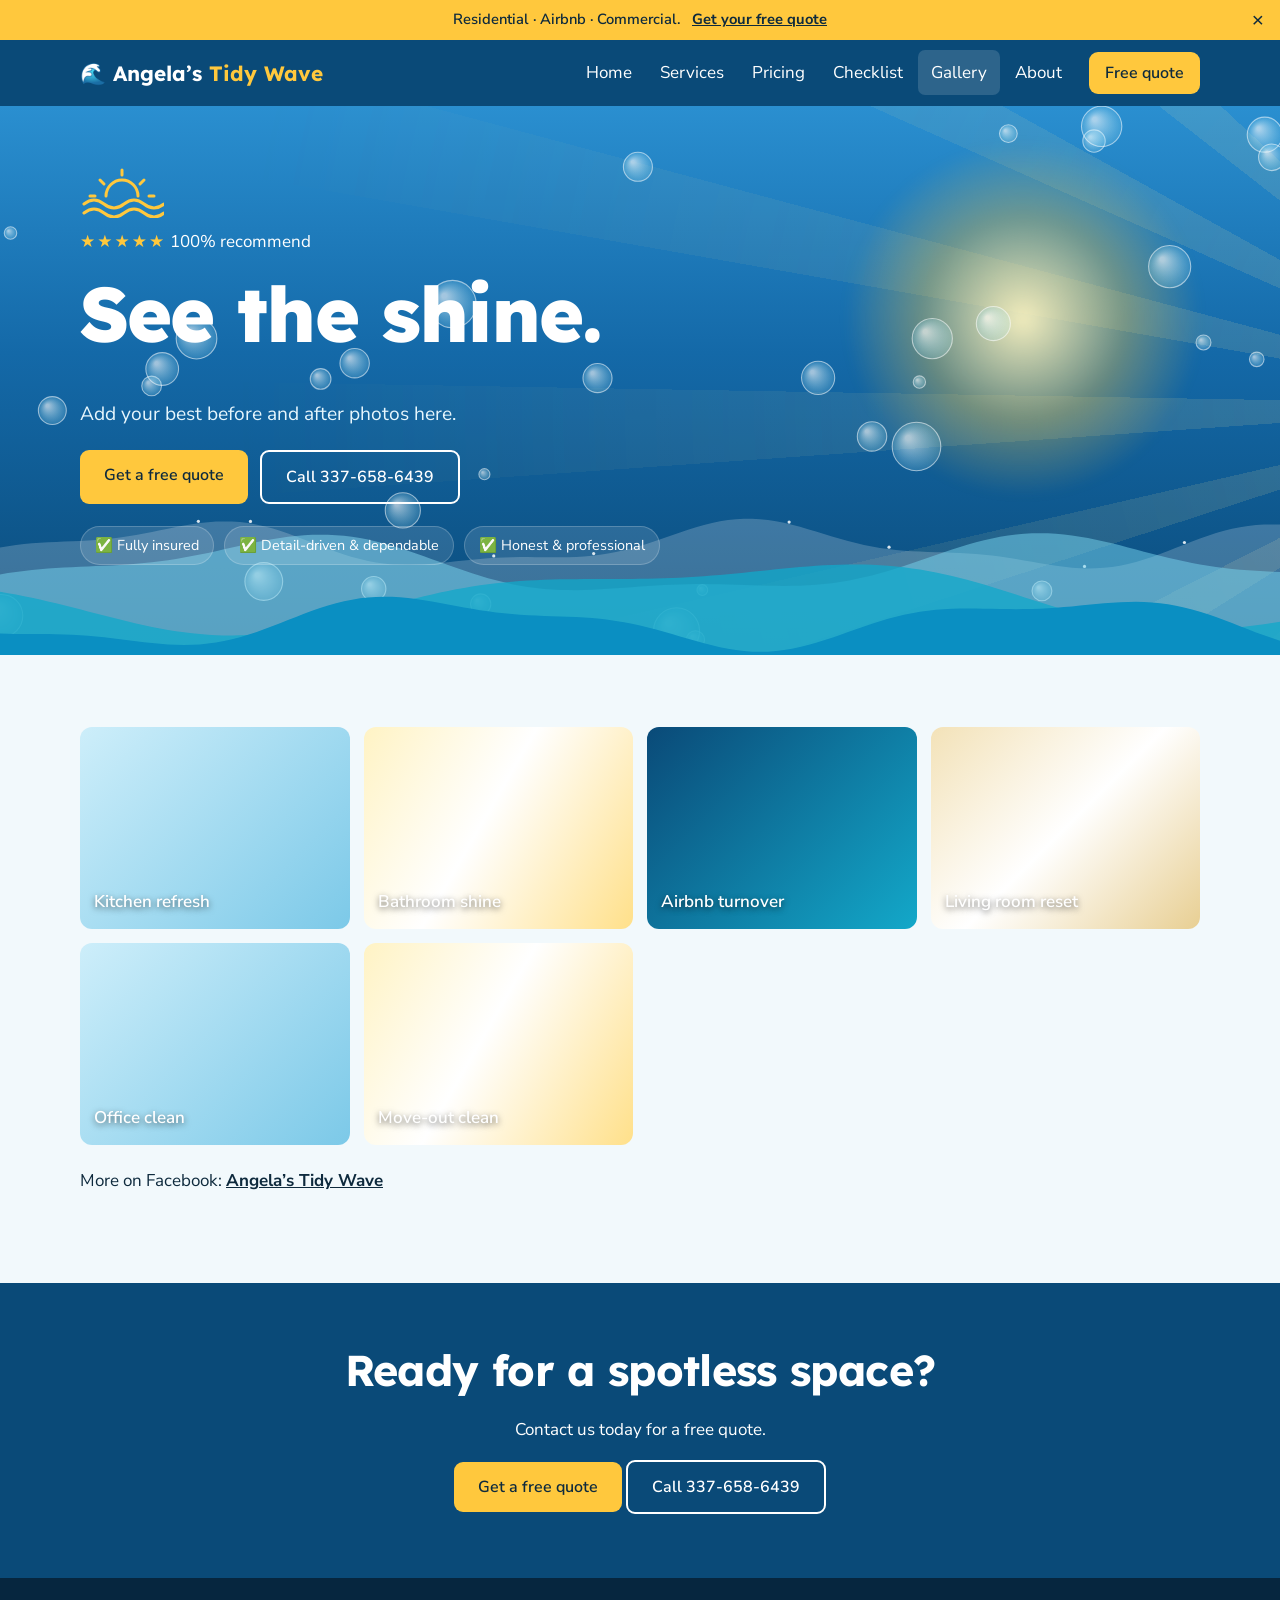
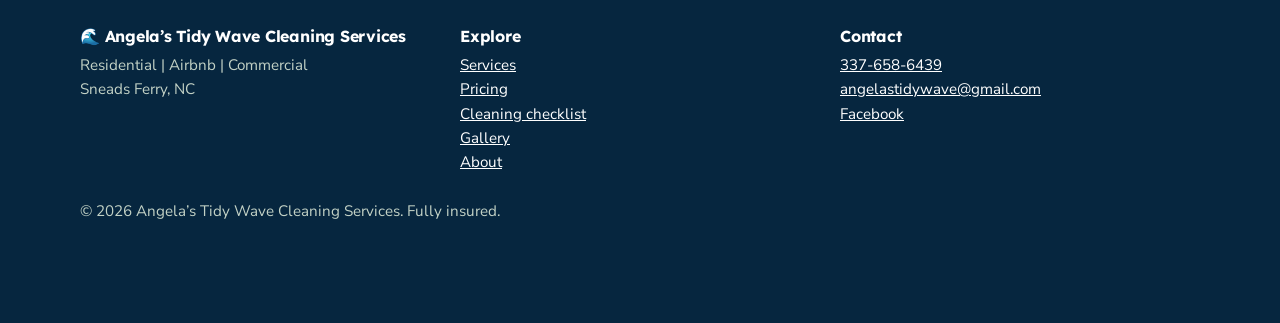
<file: gallery.html>
<!DOCTYPE html><html lang="en"><head><meta charset="utf-8"><meta name="viewport" content="width=device-width, initial-scale=1, viewport-fit=cover">
<title>Gallery | Angela’s Tidy Wave Cleaning Services</title><meta name="description" content="Results from Angela’s Tidy Wave Cleaning Services."><meta name="theme-color" content="#0a4a78"><meta property="og:image" content="images/brand-banner.png">
<link rel="preconnect" href="https://fonts.googleapis.com"><link rel="preconnect" href="https://fonts.gstatic.com" crossorigin>
<link href="https://fonts.googleapis.com/css2?family=Lexend:wght@600;700;800&family=Nunito+Sans:wght@400;600;700&display=swap" rel="stylesheet">
<link rel="stylesheet" href="css/style.css">
<script type="application/ld+json">{"@context":"https://schema.org","@type":"HouseCleaningService","name":"Angela’s Tidy Wave Cleaning Services","telephone":"+13376586439","email":"angelastidywave@gmail.com","address":{"@type":"PostalAddress","addressLocality":"Sneads Ferry","addressRegion":"NC","addressCountry":"US"}}</script>
</head><body>
<a class="skip" href="#main">Skip to content</a>
<div class="promo">Residential · Airbnb · Commercial. <a href="book.html#form"><b>Get your free quote</b></a><button aria-label="Close banner">×</button></div>
<header class="top"><div class="wrap"><a class="logo" href="index.html">🌊 Angela’s <b>Tidy Wave</b></a>
<button class="burger" aria-label="Menu" aria-expanded="false">Menu</button>
<nav id="nav" aria-label="Main"><a href="index.html">Home</a><a href="services.html">Services</a><a href="pricing.html">Pricing</a><a href="checklist.html">Checklist</a><a href="gallery.html" class=on>Gallery</a><a href="about.html">About</a></nav>
<a class="btn sm" href="book.html#form">Free quote</a></div></header><main id="main"><section class="hero short"><div class="sun"></div><canvas id="fx" aria-hidden="true"></canvas><div class="wrap"><div>
<svg class="crown" viewBox="0 0 84 52" aria-hidden="true"><path d="M26 30 a16 16 0 0 1 32 0"/><path d="M42 4 V9 M20 14 l4 4 M64 14 l-4 4 M10 30 h5 M69 30 h5"/><path d="M4 38 q10 -8 20 0 t20 0 t20 0 t20 0"/><path d="M4 47 q10 -8 20 0 t20 0 t20 0 t20 0"/></svg><p class="in" style="--d:.2s"><span class="stars">★★★★★</span> 100% recommend </p>
<h1 data-split>See the shine.</h1><p class="in" style="--d:1.1s;color:#e6f6fd;font-size:1.2rem">Add your best before and after photos here.</p>
<div class="in" style="--d:1.3s;display:flex;gap:12px;flex-wrap:wrap;margin-top:20px"><a class="btn" href="book.html#form">Get a free quote</a><a class="btn ghost" href="tel:+13376586439">Call 337-658-6439</a></div>
<ul class="chips in" style="--d:1.5s"><li>✅ Fully insured</li><li>✅ Detail-driven &amp; dependable</li><li>✅ Honest &amp; professional</li></ul></div></div></section><section class="sec"><div class="wrap"><div class="gal"><div class="g1 rv">Kitchen refresh</div><div class="g2 rv">Bathroom shine</div><div class="g3 rv">Airbnb turnover</div><div class="g4 rv">Living room reset</div><div class="g1 rv">Office clean</div><div class="g2 rv">Move-out clean</div></div><p style="margin-top:22px">More on Facebook: <a href="https://www.facebook.com/angelastidywavecleaningservices" rel="noopener"><b>Angela’s Tidy Wave</b></a></p></div></section></main>
<section class="band"><div class="wrap"><h2>Ready for a spotless space?</h2><p>Contact us today for a free quote.</p><a class="btn" href="book.html#form">Get a free quote</a> <a class="btn ghost" href="tel:+13376586439">Call 337-658-6439</a></div></section>
<footer><div class="wrap grid"><div><h3>🌊 Angela’s Tidy Wave Cleaning Services</h3><p>Residential | Airbnb | Commercial<br>Sneads Ferry, NC</p></div>
<div><h3>Explore</h3><a href="services.html">Services</a><br><a href="pricing.html">Pricing</a><br><a href="checklist.html">Cleaning checklist</a><br><a href="gallery.html">Gallery</a><br><a href="about.html">About</a></div>
<div><h3>Contact</h3><a href="tel:+13376586439">337-658-6439</a><br><a href="mailto:angelastidywave@gmail.com">angelastidywave@gmail.com</a><br><a href="https://www.facebook.com/angelastidywavecleaningservices" rel="noopener">Facebook</a></div></div>
<div class="wrap" style="margin-top:24px">© <span data-year></span> Angela’s Tidy Wave Cleaning Services. Fully insured.</div></footer>
<div class="sticky"><a class="btn" href="tel:+13376586439">Call</a><a class="btn ghost" style="color:#fff" href="book.html#form">Free quote</a></div>
<div class="modal" id="pop" role="dialog" aria-modal="true" aria-label="Free quote"><div class="card"><button class="x" aria-label="Close">×</button><h3>Before you go, catch a free quote.</h3><p>See your price in seconds. No account and no obligation.</p><a class="btn" href="index.html#quote">Get my price</a> <button class="btn ghost sm" data-close>No thanks</button></div></div>
<script src="js/script.js"></script></body></html>
</file>
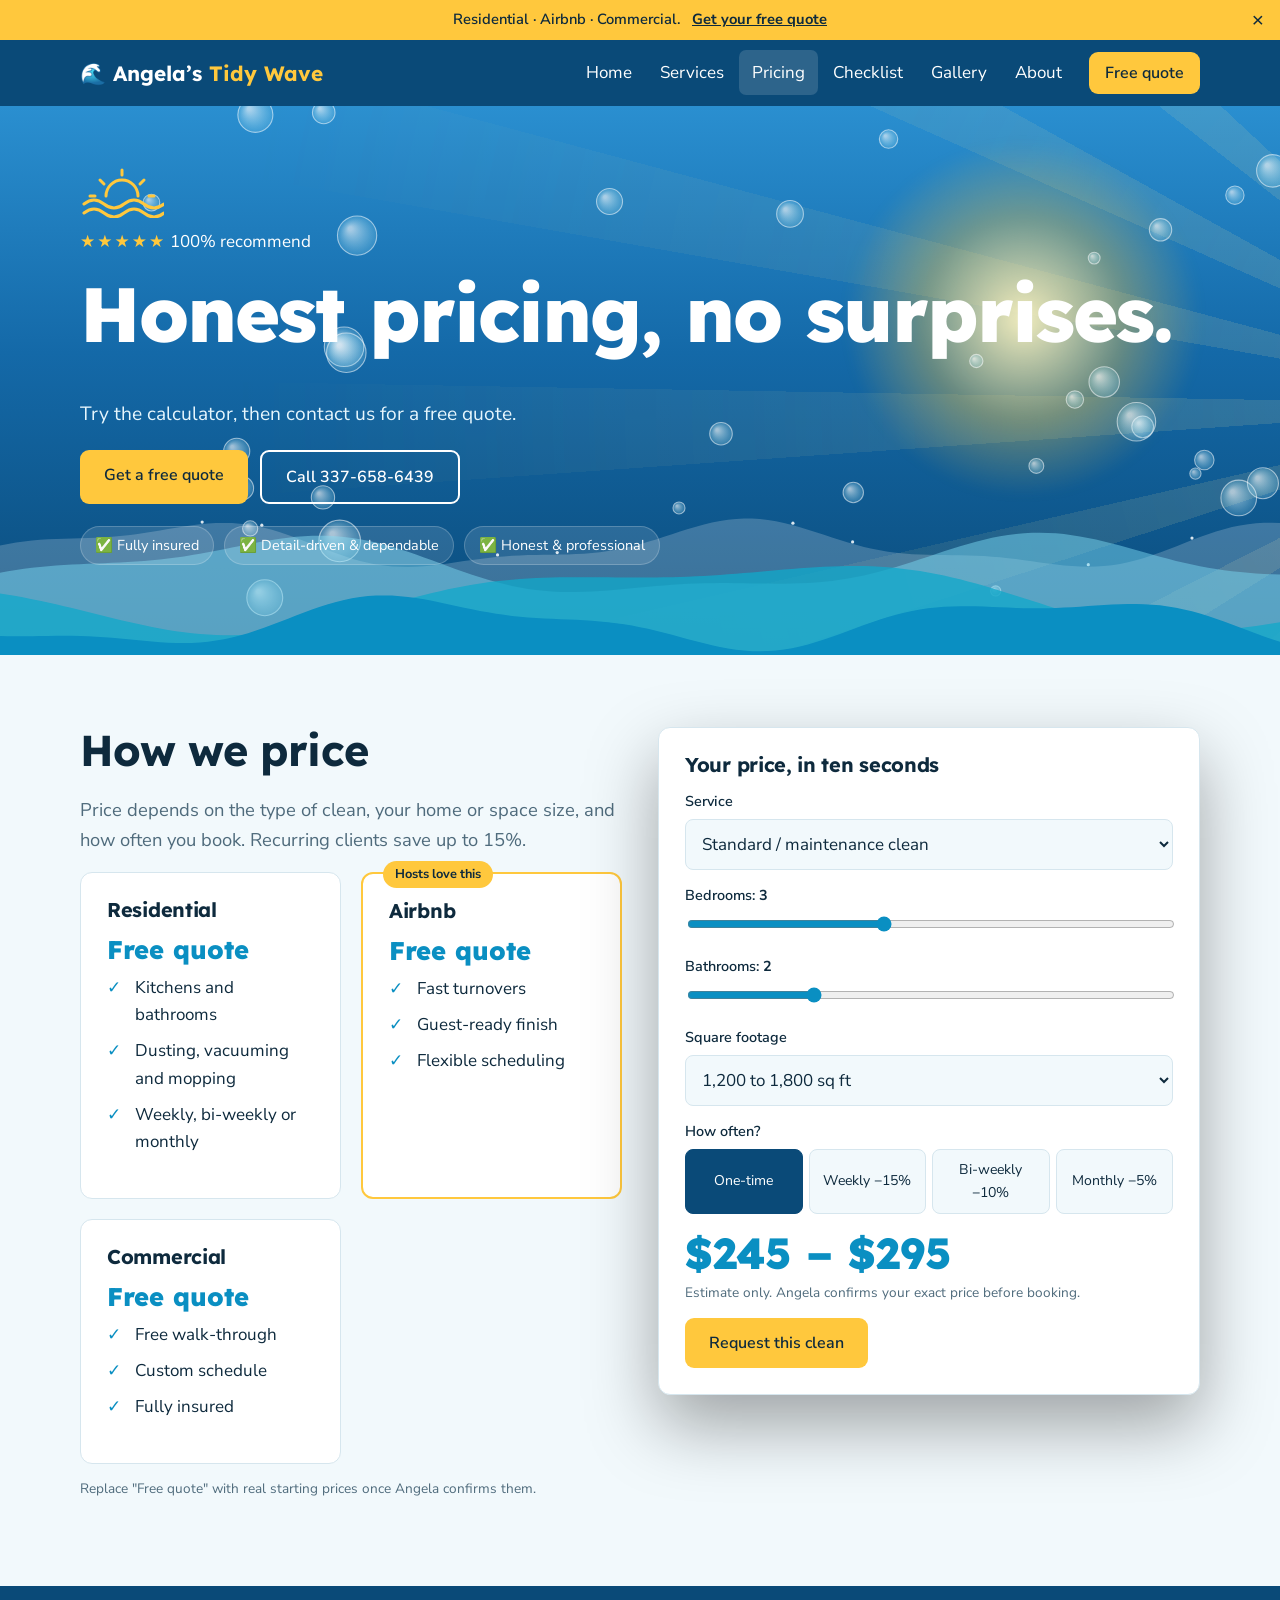
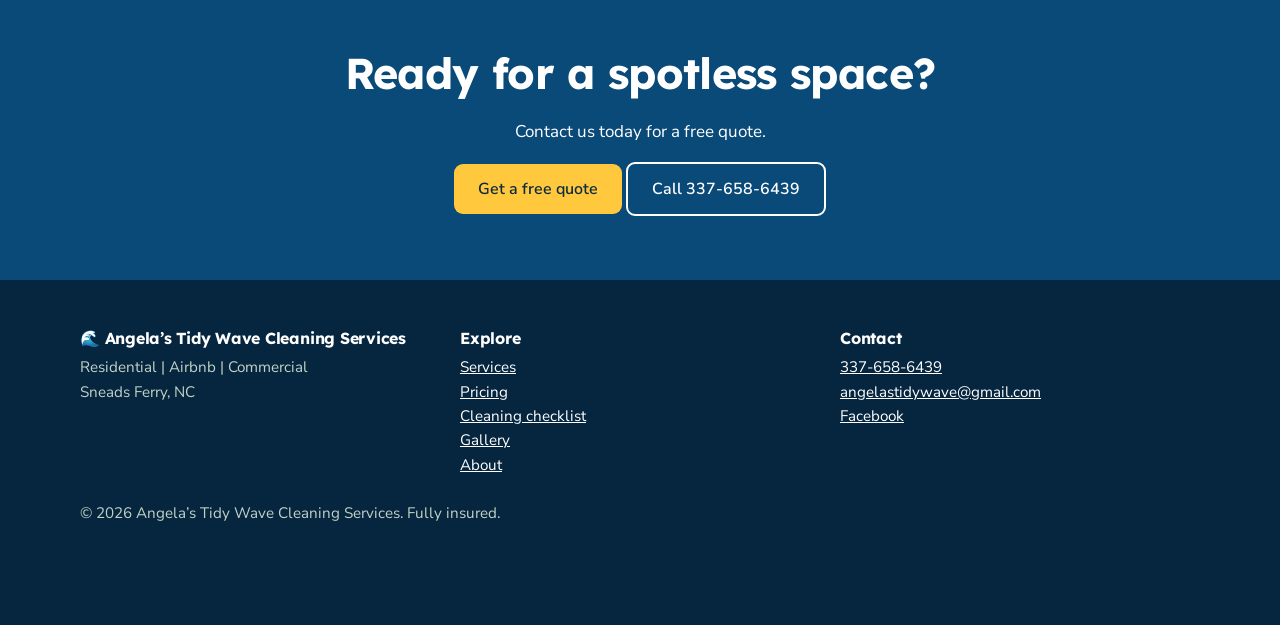
<file: pricing.html>
<!DOCTYPE html><html lang="en"><head><meta charset="utf-8"><meta name="viewport" content="width=device-width, initial-scale=1, viewport-fit=cover">
<title>Pricing | Angela’s Tidy Wave Cleaning Services</title><meta name="description" content="Honest pricing and a free instant estimate."><meta name="theme-color" content="#0a4a78"><meta property="og:image" content="images/brand-banner.png">
<link rel="preconnect" href="https://fonts.googleapis.com"><link rel="preconnect" href="https://fonts.gstatic.com" crossorigin>
<link href="https://fonts.googleapis.com/css2?family=Lexend:wght@600;700;800&family=Nunito+Sans:wght@400;600;700&display=swap" rel="stylesheet">
<link rel="stylesheet" href="css/style.css">
<script type="application/ld+json">{"@context":"https://schema.org","@type":"HouseCleaningService","name":"Angela’s Tidy Wave Cleaning Services","telephone":"+13376586439","email":"angelastidywave@gmail.com","address":{"@type":"PostalAddress","addressLocality":"Sneads Ferry","addressRegion":"NC","addressCountry":"US"}}</script>
</head><body>
<a class="skip" href="#main">Skip to content</a>
<div class="promo">Residential · Airbnb · Commercial. <a href="book.html#form"><b>Get your free quote</b></a><button aria-label="Close banner">×</button></div>
<header class="top"><div class="wrap"><a class="logo" href="index.html">🌊 Angela’s <b>Tidy Wave</b></a>
<button class="burger" aria-label="Menu" aria-expanded="false">Menu</button>
<nav id="nav" aria-label="Main"><a href="index.html">Home</a><a href="services.html">Services</a><a href="pricing.html" class=on>Pricing</a><a href="checklist.html">Checklist</a><a href="gallery.html">Gallery</a><a href="about.html">About</a></nav>
<a class="btn sm" href="book.html#form">Free quote</a></div></header><main id="main"><section class="hero short"><div class="sun"></div><canvas id="fx" aria-hidden="true"></canvas><div class="wrap"><div>
<svg class="crown" viewBox="0 0 84 52" aria-hidden="true"><path d="M26 30 a16 16 0 0 1 32 0"/><path d="M42 4 V9 M20 14 l4 4 M64 14 l-4 4 M10 30 h5 M69 30 h5"/><path d="M4 38 q10 -8 20 0 t20 0 t20 0 t20 0"/><path d="M4 47 q10 -8 20 0 t20 0 t20 0 t20 0"/></svg><p class="in" style="--d:.2s"><span class="stars">★★★★★</span> 100% recommend </p>
<h1 data-split>Honest pricing, no surprises.</h1><p class="in" style="--d:1.1s;color:#e6f6fd;font-size:1.2rem">Try the calculator, then contact us for a free quote.</p>
<div class="in" style="--d:1.3s;display:flex;gap:12px;flex-wrap:wrap;margin-top:20px"><a class="btn" href="book.html#form">Get a free quote</a><a class="btn ghost" href="tel:+13376586439">Call 337-658-6439</a></div>
<ul class="chips in" style="--d:1.5s"><li>✅ Fully insured</li><li>✅ Detail-driven &amp; dependable</li><li>✅ Honest &amp; professional</li></ul></div></div></section><section class="sec"><div class="wrap two" style="align-items:start"><div><h2>How we price</h2><p class="lead">Price depends on the type of clean, your home or space size, and how often you book. Recurring clients save up to 15%.</p>
<div class="grid"><div class="card tier"><h3>Residential</h3><p class="price" style="font-size:1.6rem">Free quote</p><ul class="tick"><li>Kitchens and bathrooms</li><li>Dusting, vacuuming and mopping</li><li>Weekly, bi-weekly or monthly</li></ul></div>
<div class="card tier hot"><span class="tag">Hosts love this</span><h3>Airbnb</h3><p class="price" style="font-size:1.6rem">Free quote</p><ul class="tick"><li>Fast turnovers</li><li>Guest-ready finish</li><li>Flexible scheduling</li></ul></div>
<div class="card tier"><h3>Commercial</h3><p class="price" style="font-size:1.6rem">Free quote</p><ul class="tick"><li>Free walk-through</li><li>Custom schedule</li><li>Fully insured</li></ul></div></div>
<p class="note" style="margin-top:14px">Replace "Free quote" with real starting prices once Angela confirms them.</p></div><div class="card calc in" style="--d:1.4s" id="quote"><h3>Your price, in ten seconds</h3>
<label for="q-svc">Service</label><select id="q-svc"></select>
<label for="q-bed">Bedrooms: <b id="q-bv">3</b></label><input id="q-bed" type="range" min="1" max="6" value="3">
<label for="q-bath">Bathrooms: <b id="q-bav">2</b></label><input id="q-bath" type="range" min="1" max="5" value="2">
<label for="q-sq">Square footage</label><select id="q-sq"></select>
<label>How often?</label><div class="seg" id="q-freq"><button data-f="once" class="on">One-time</button><button data-f="weekly">Weekly −15%</button><button data-f="biweekly">Bi-weekly −10%</button><button data-f="monthly">Monthly −5%</button></div>
<div class="price" id="q-price">$0</div><p class="note">Estimate only. Angela confirms your exact price before booking.</p>
<a class="btn" id="q-go" href="book.html#form">Request this clean</a></div></div></section></main>
<section class="band"><div class="wrap"><h2>Ready for a spotless space?</h2><p>Contact us today for a free quote.</p><a class="btn" href="book.html#form">Get a free quote</a> <a class="btn ghost" href="tel:+13376586439">Call 337-658-6439</a></div></section>
<footer><div class="wrap grid"><div><h3>🌊 Angela’s Tidy Wave Cleaning Services</h3><p>Residential | Airbnb | Commercial<br>Sneads Ferry, NC</p></div>
<div><h3>Explore</h3><a href="services.html">Services</a><br><a href="pricing.html">Pricing</a><br><a href="checklist.html">Cleaning checklist</a><br><a href="gallery.html">Gallery</a><br><a href="about.html">About</a></div>
<div><h3>Contact</h3><a href="tel:+13376586439">337-658-6439</a><br><a href="mailto:angelastidywave@gmail.com">angelastidywave@gmail.com</a><br><a href="https://www.facebook.com/angelastidywavecleaningservices" rel="noopener">Facebook</a></div></div>
<div class="wrap" style="margin-top:24px">© <span data-year></span> Angela’s Tidy Wave Cleaning Services. Fully insured.</div></footer>
<div class="sticky"><a class="btn" href="tel:+13376586439">Call</a><a class="btn ghost" style="color:#fff" href="book.html#form">Free quote</a></div>
<div class="modal" id="pop" role="dialog" aria-modal="true" aria-label="Free quote"><div class="card"><button class="x" aria-label="Close">×</button><h3>Before you go, catch a free quote.</h3><p>See your price in seconds. No account and no obligation.</p><a class="btn" href="index.html#quote">Get my price</a> <button class="btn ghost sm" data-close>No thanks</button></div></div>
<script src="js/script.js"></script></body></html>
</file>
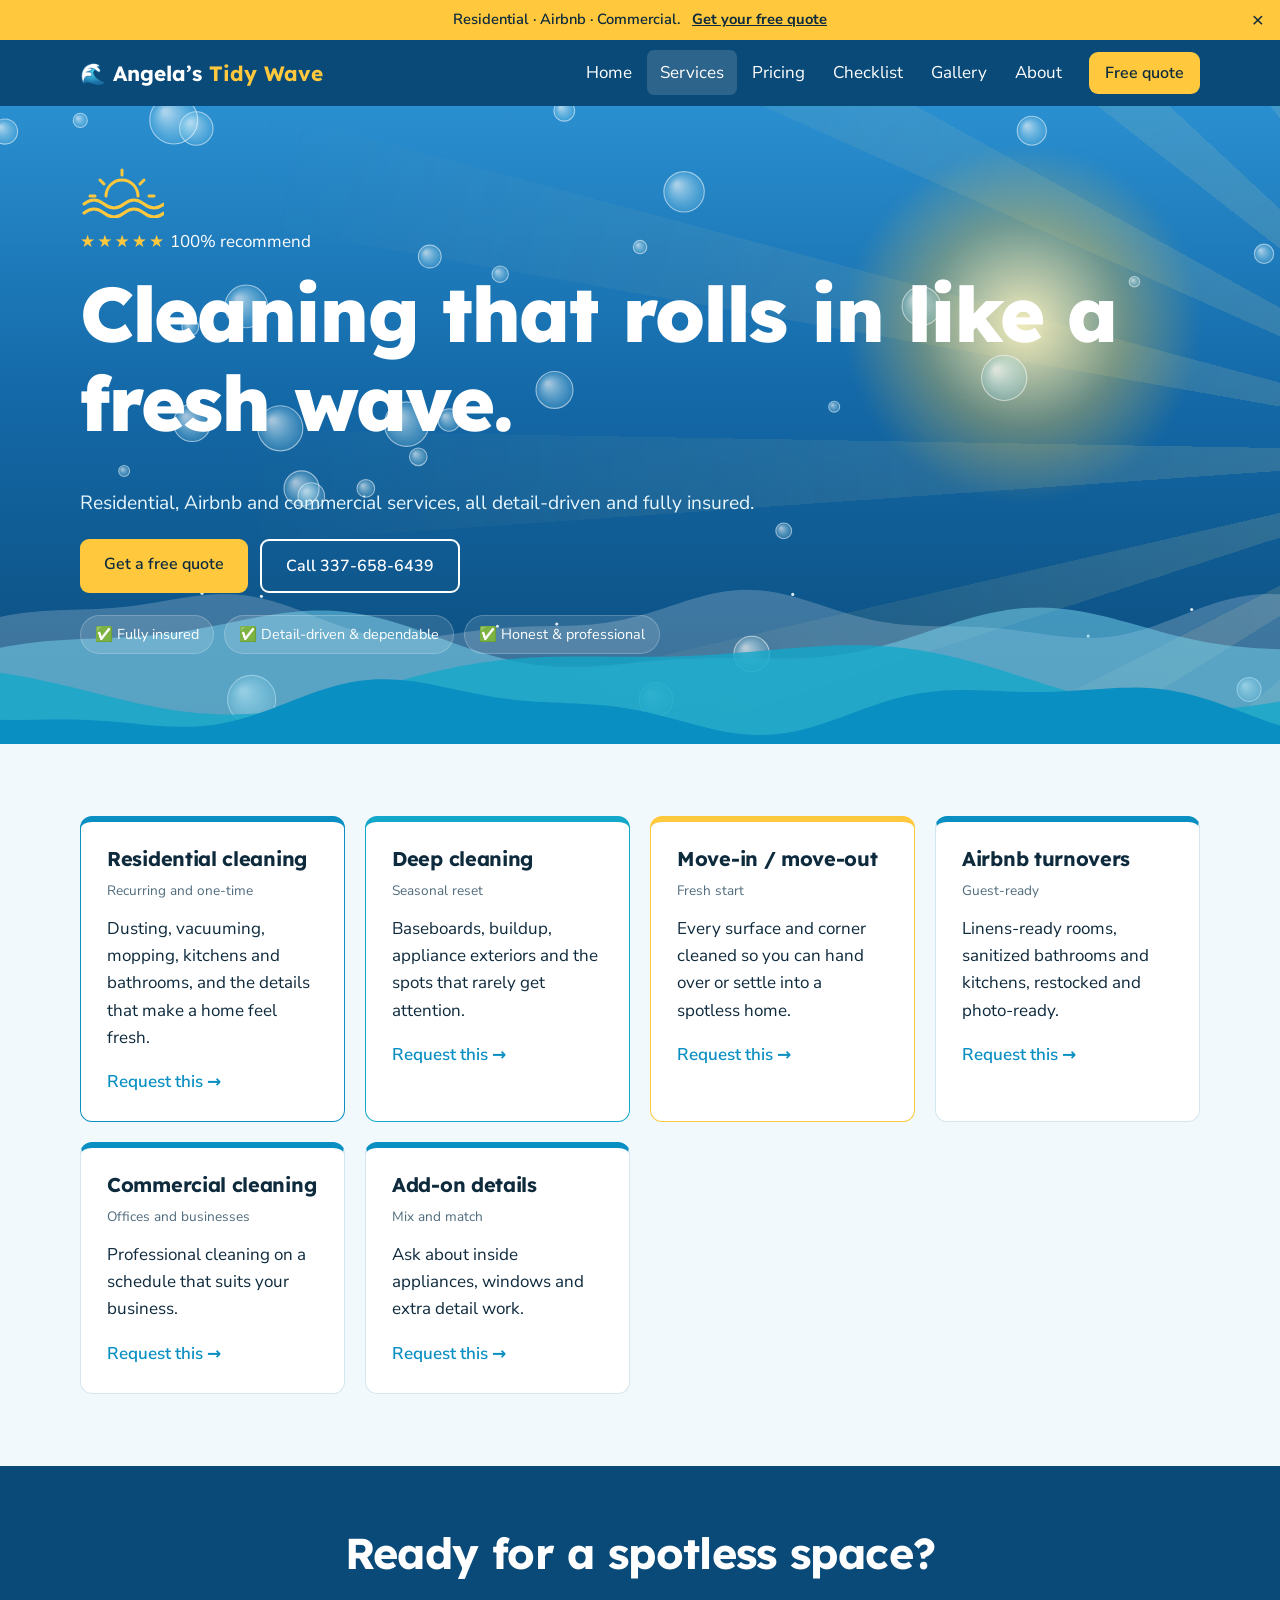
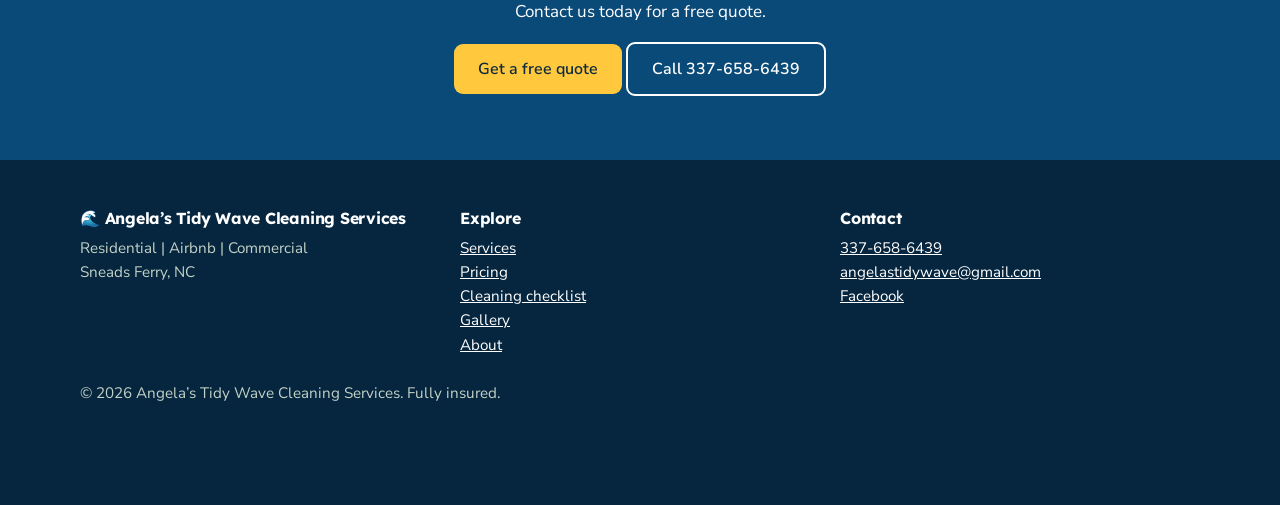
<file: services.html>
<!DOCTYPE html><html lang="en"><head><meta charset="utf-8"><meta name="viewport" content="width=device-width, initial-scale=1, viewport-fit=cover">
<title>Services | Angela’s Tidy Wave Cleaning Services</title><meta name="description" content="Residential, Airbnb and commercial cleaning in Sneads Ferry, NC."><meta name="theme-color" content="#0a4a78"><meta property="og:image" content="images/brand-banner.png">
<link rel="preconnect" href="https://fonts.googleapis.com"><link rel="preconnect" href="https://fonts.gstatic.com" crossorigin>
<link href="https://fonts.googleapis.com/css2?family=Lexend:wght@600;700;800&family=Nunito+Sans:wght@400;600;700&display=swap" rel="stylesheet">
<link rel="stylesheet" href="css/style.css">
<script type="application/ld+json">{"@context":"https://schema.org","@type":"HouseCleaningService","name":"Angela’s Tidy Wave Cleaning Services","telephone":"+13376586439","email":"angelastidywave@gmail.com","address":{"@type":"PostalAddress","addressLocality":"Sneads Ferry","addressRegion":"NC","addressCountry":"US"}}</script>
</head><body>
<a class="skip" href="#main">Skip to content</a>
<div class="promo">Residential · Airbnb · Commercial. <a href="book.html#form"><b>Get your free quote</b></a><button aria-label="Close banner">×</button></div>
<header class="top"><div class="wrap"><a class="logo" href="index.html">🌊 Angela’s <b>Tidy Wave</b></a>
<button class="burger" aria-label="Menu" aria-expanded="false">Menu</button>
<nav id="nav" aria-label="Main"><a href="index.html">Home</a><a href="services.html" class=on>Services</a><a href="pricing.html">Pricing</a><a href="checklist.html">Checklist</a><a href="gallery.html">Gallery</a><a href="about.html">About</a></nav>
<a class="btn sm" href="book.html#form">Free quote</a></div></header><main id="main"><section class="hero short"><div class="sun"></div><canvas id="fx" aria-hidden="true"></canvas><div class="wrap"><div>
<svg class="crown" viewBox="0 0 84 52" aria-hidden="true"><path d="M26 30 a16 16 0 0 1 32 0"/>
    <path d="M42 4 V9 M20 14 l4 4 M64 14 l-4 4 M10 30 h5 M69 30 h5"/>
    <path d="M4 38 q10 -8 20 0 t20 0 t20 0 t20 0"/>
    <path d="M4 47 q10 -8 20 0 t20 0 t20 0 t20 0"/></svg>
    <p class="in" style="--d:.2s"><span class="stars">★★★★★</span> 100% recommend </p>
<h1 data-split>Cleaning that rolls in like a fresh wave.</h1>
<p class="in" style="--d:1.1s;color:#e6f6fd;font-size:1.2rem">Residential, Airbnb and commercial services, all detail-driven and fully insured.</p>
<div class="in" style="--d:1.3s;display:flex;gap:12px;flex-wrap:wrap;margin-top:20px">
    <a class="btn" href="book.html#form">Get a free quote</a>
    <a class="btn ghost" href="tel:+13376586439">Call 337-658-6439</a></div>
<ul class="chips in" style="--d:1.5s"><li>✅ Fully insured</li>
    <li>✅ Detail-driven &amp; dependable</li>
    <li>✅ Honest &amp; professional</li></ul></div></div></section>
    <section class="sec"><div class="wrap">
        <div class="grid"><div class="card svc rv">
            <h3>Residential cleaning</h3><p class="note">Recurring and one-time</p>
            <p>Dusting, vacuuming, mopping, kitchens and bathrooms, and the details that make a home feel fresh.</p>
            <a class="more" href="book.html#form">Request this →</a></div>
            <div class="card svc rv"><h3>Deep cleaning</h3>
                <p class="note">Seasonal reset</p>
                <p>Baseboards, buildup, appliance exteriors and the spots that rarely get attention.</p>
                <a class="more" href="book.html#form">Request this →</a></div>
                <div class="card svc rv"><h3>Move-in / move-out</h3><p class="note">Fresh start</p
                    ><p>Every surface and corner cleaned so you can hand over or settle into a spotless home.</p>
                    <a class="more" href="book.html#form">Request this →</a></div>
                    <div class="card svc rv"><h3>Airbnb turnovers</h3>
                        <p class="note">Guest-ready</p><p>Linens-ready rooms, sanitized bathrooms and kitchens, restocked and photo-ready.</p>
                        <a class="more" href="book.html#form">Request this →</a></div>
                        <div class="card svc rv"><h3>Commercial cleaning</h3>
                            <p class="note">Offices and businesses</p>
                            <p>Professional cleaning on a schedule that suits your business.</p>
                            <a class="more" href="book.html#form">Request this →</a></div>
                            <div class="card svc rv"><h3>Add-on details</h3>
                                <p class="note">Mix and match</p>
                                <p>Ask about inside appliances, windows and extra detail work.</p>
                                <a class="more" href="book.html#form">Request this →</a></div></div>
                                </div></section></main>
<section class="band"><div class="wrap"><h2>Ready for a spotless space?</h2><p>Contact us today for a free quote.</p><a class="btn" href="book.html#form">Get a free quote</a> <a class="btn ghost" href="tel:+13376586439">Call 337-658-6439</a></div></section>
<footer><div class="wrap grid"><div><h3>🌊 Angela’s Tidy Wave Cleaning Services</h3><p>Residential | Airbnb | Commercial<br>Sneads Ferry, NC</p></div>
<div><h3>Explore</h3><a href="services.html">Services</a><br><a href="pricing.html">Pricing</a><br><a href="checklist.html">Cleaning checklist</a><br><a href="gallery.html">Gallery</a><br><a href="about.html">About</a></div>
<div><h3>Contact</h3><a href="tel:+13376586439">337-658-6439</a><br><a href="mailto:angelastidywave@gmail.com">angelastidywave@gmail.com</a><br><a href="https://www.facebook.com/angelastidywavecleaningservices" rel="noopener">Facebook</a></div></div>
<div class="wrap" style="margin-top:24px">© <span data-year></span> Angela’s Tidy Wave Cleaning Services. Fully insured.</div></footer>
<div class="sticky"><a class="btn" href="tel:+13376586439">Call</a><a class="btn ghost" style="color:#fff" href="book.html#form">Free quote</a></div>
<div class="modal" id="pop" role="dialog" aria-modal="true" aria-label="Free quote"><div class="card"><button class="x" aria-label="Close">×</button><h3>Before you go, catch a free quote.</h3><p>See your price in seconds. No account and no obligation.</p><a class="btn" href="index.html#quote">Get my price</a> <button class="btn ghost sm" data-close>No thanks</button></div></div>
<script src="js/script.js"></script></body></html>
</file>
<file: css/style.css>
/* J&C Dreamscape — shared styles */
:root{--bg:#f2f9fc;--surf:#fff;--ink:#0e2a3d;--mut:#4f6b7c;--moss:#0a4a78;--deep:#06263f;--turf:#0a8fc2;--turf2:#13a8c9;--sun:#ffc83d;--line:#d6e6ee;--r:12px;color-scheme:light}
@media(prefers-color-scheme:dark){:root{--bg:#0a1a26;--surf:#102635;--ink:#e8eee6;--mut:#a3b3a6;--moss:#041421;--turf:#4cc3e8;--line:#27465a;color-scheme:dark}}
*{box-sizing:border-box}html{scroll-behavior:smooth}
body{margin:0;background:var(--bg);color:var(--ink);font:400 17px/1.6 "Nunito Sans",system-ui,sans-serif;padding-bottom:env(safe-area-inset-bottom,0)}
h1,h2,h3{font-family:"Lexend","Arial Narrow",system-ui,sans-serif;line-height:1.08;margin:0 0 .5em;letter-spacing:-.015em}
h1{font-size:clamp(2.5rem,6.2vw,4.8rem);font-weight:800}h2{font-size:clamp(1.8rem,3.6vw,2.7rem);font-weight:700}h3{font-size:1.25rem;font-weight:700}
p{margin:0 0 1em;max-width:62ch}a{color:inherit}img,canvas{max-width:100%}
.wrap{max-width:1160px;margin:0 auto;padding:0 20px}
.sec{padding:72px 0}.sec.alt{background:var(--surf)}.lead{font-size:1.15rem;color:var(--mut)}
.skip{position:absolute;left:-999px}.skip:focus{left:10px;top:10px;background:#fff;color:#000;padding:8px;z-index:99}
:focus-visible{outline:3px solid var(--sun);outline-offset:2px}

/* announcement + header */
.promo{background:var(--sun);color:#0e2a3d;font-size:.92rem;font-weight:600;text-align:center;padding:8px 40px;position:relative}
.promo a{margin-left:8px}.promo button{position:absolute;right:10px;top:50%;transform:translateY(-50%);background:none;border:0;font-size:1.3rem;cursor:pointer;color:inherit}
header.top{position:sticky;top:0;z-index:40;background:var(--moss);color:#fff;transition:box-shadow .3s}
header.top.scrolled{box-shadow:0 6px 24px rgba(0,0,0,.3)}
header .wrap{display:flex;align-items:center;gap:14px;height:66px}
.logo{font:800 1.3rem "Lexend",sans-serif;text-decoration:none;margin-right:auto}.logo b{color:var(--sun)}
nav{display:flex;gap:2px;align-items:center}
nav>a,.dd>button{color:#fff;text-decoration:none;padding:9px 13px;border-radius:7px;font:500 .95rem inherit;font-family:inherit;background:none;border:0;cursor:pointer}
nav>a:hover,nav>a.on,.dd>button:hover{background:rgba(255,255,255,.14)}
.dd{position:relative}.dd .menu{display:none;position:absolute;top:100%;left:0;min-width:240px;background:var(--surf);color:var(--ink);border:1px solid var(--line);border-radius:var(--r);padding:8px;box-shadow:0 18px 40px rgba(0,0,0,.25)}
.dd.open .menu,.dd:hover .menu{display:block}
.menu a{display:block;text-decoration:none;padding:10px 12px;border-radius:8px}.menu a:hover{background:var(--bg)}.menu small{display:block;color:var(--mut)}
.burger{display:none;background:none;border:2px solid #fff;color:#fff;border-radius:7px;padding:6px 11px;font:inherit}
@media(max-width:900px){.burger{display:block}nav{display:none;position:absolute;top:100%;left:0;right:0;background:var(--moss);flex-direction:column;align-items:stretch;padding:10px 20px 20px}nav.open{display:flex}.dd .menu{display:block;position:static;background:transparent;color:#fff;border:0;box-shadow:none;padding:0 0 0 12px}.menu a:hover{background:rgba(255,255,255,.12)}.menu small{display:none}.dd>button{text-align:left;width:100%}header .btn.call{display:none}}

/* buttons */
.btn{display:inline-block;background:var(--sun);color:#0e2a3d;font:600 1rem "Nunito Sans",sans-serif;padding:14px 24px;border-radius:9px;text-decoration:none;border:0;cursor:pointer;transition:transform .15s ease,box-shadow .2s;will-change:transform}
.btn:hover{box-shadow:0 10px 24px rgba(255,200,61,.4)}.btn.ghost{background:transparent;color:inherit;border:2px solid currentColor}.btn.sm{padding:10px 16px}

/* hero */
.hero{position:relative;overflow:hidden;color:#fff;min-height:min(92vh,820px);display:flex;align-items:center;background:linear-gradient(180deg,#0b1a12 0%,#17402a 55%,#2f6a3c 100%);isolation:isolate}
.hero.short{min-height:420px}
.hero canvas{position:absolute;inset:0;width:100%;height:100%;z-index:-1}
.sun{position:absolute;right:12%;bottom:26%;width:420px;height:420px;border-radius:50%;background:radial-gradient(circle,rgba(255,214,102,.75),rgba(255,200,61,.25) 45%,transparent 70%);z-index:-2;filter:blur(6px);animation:pulse 7s ease-in-out infinite;will-change:transform}
@keyframes pulse{50%{opacity:.75;scale:1.08}}
.hero .wrap{display:grid;grid-template-columns:1.1fr .9fr;gap:44px;align-items:center;padding-top:60px;padding-bottom:140px;width:100%}
.hero.short .wrap{grid-template-columns:1fr;padding-bottom:90px}
@media(max-width:900px){.hero .wrap{grid-template-columns:1fr;padding-bottom:110px}}
.w{display:inline-block;overflow:hidden;vertical-align:bottom;padding-bottom:.08em}.w>span{display:inline-block;transform:translateY(110%);animation:rise .9s cubic-bezier(.2,.8,.2,1) forwards;animation-delay:calc(var(--i)*70ms + 250ms)}
@keyframes rise{to{transform:none}}
.in{opacity:0;animation:fade .8s ease forwards;animation-delay:var(--d,1s)}@keyframes fade{to{opacity:1}}
.chips{display:flex;gap:10px;flex-wrap:wrap;margin:22px 0 0;padding:0;list-style:none}
.chips li{background:rgba(255,255,255,.12);backdrop-filter:blur(6px);border:1px solid rgba(255,255,255,.2);padding:7px 14px;border-radius:99px;font-size:.9rem}
.stars{color:var(--sun);letter-spacing:2px}
.stats{display:flex;gap:34px;margin-top:30px}.stats b{display:block;font:800 2.1rem "Lexend",sans-serif}.stats span{font-size:.88rem;opacity:.85}

/* cards + grids */
.card{background:var(--surf);color:var(--ink);border:1px solid var(--line);border-radius:var(--r);padding:26px}
.grid{display:grid;gap:20px;grid-template-columns:repeat(auto-fit,minmax(260px,1fr))}
.svc{border-top:6px solid var(--turf);transition:transform .25s}.svc:hover{transform:translateY(-6px)}.svc:nth-child(2){border-color:#8a8f87}.svc:nth-child(3){border-color:var(--sun)}
.svc .more{font-weight:600;color:var(--turf);text-decoration:none}
ul.tick{list-style:none;padding:0;margin:0 0 1em}ul.tick li{padding-left:28px;position:relative;margin:9px 0}ul.tick li:before{content:"✓";position:absolute;left:0;color:var(--turf);font-weight:800}
.steps{display:grid;gap:22px;grid-template-columns:repeat(auto-fit,minmax(230px,1fr));counter-reset:s}
.steps>div{counter-increment:s;position:relative;padding-left:56px}.steps>div:before{content:counter(s);position:absolute;left:0;top:0;width:42px;height:42px;border-radius:50%;background:var(--moss);color:#fff;display:grid;place-items:center;font-weight:700}
.rv{opacity:0;transform:translateY(24px);transition:opacity .7s,transform .7s}.rv.show{opacity:1;transform:none}
.quote{border-left:5px solid var(--sun)}.quote p{max-width:none}

/* quote calculator */
.calc{color:var(--ink);box-shadow:0 30px 70px rgba(0,0,0,.35)}
label{display:block;font-weight:600;font-size:.9rem;margin:14px 0 6px}
input,select,textarea{width:100%;padding:12px;border:1px solid var(--line);border-radius:8px;background:var(--bg);color:var(--ink);font:inherit}
input[type=range]{padding:0;accent-color:var(--turf)}
.seg{display:flex;gap:6px;flex-wrap:wrap}.seg button{flex:1;padding:9px 6px;border:1px solid var(--line);background:var(--bg);color:var(--ink);border-radius:8px;cursor:pointer;font:inherit;font-size:.88rem}.seg button.on{background:var(--moss);color:#fff;border-color:var(--moss)}
.price{font:800 2.7rem "Lexend",sans-serif;color:var(--turf);margin:12px 0 2px;transition:opacity .2s}
.note{font-size:.85rem;color:var(--mut)}

/* before/after */
.ba{position:relative;aspect-ratio:16/9;border-radius:var(--r);overflow:hidden;user-select:none;touch-action:pan-y}
.ba .a,.ba .b{position:absolute;inset:0;display:flex;align-items:flex-end;padding:18px;font-weight:700;color:#fff;text-shadow:0 2px 6px rgba(0,0,0,.6)}
.ba .b{background:radial-gradient(circle at 20% 30%,#7a5e2f 0 6%,transparent 7%),radial-gradient(circle at 70% 60%,#6b5128 0 8%,transparent 9%),repeating-linear-gradient(35deg,#8b7a45 0 14px,#76683a 14px 28px);}
.ba .a{background:repeating-linear-gradient(100deg,#0a8fc2 0 60px,#4f9556 60px 120px);clip-path:inset(0 0 0 var(--p,50%))}
.ba .a{justify-content:flex-end}
.ba input{position:absolute;inset:0;opacity:0;cursor:ew-resize;height:100%}
.ba .bar{position:absolute;top:0;bottom:0;left:var(--p,50%);width:4px;background:#fff;box-shadow:0 0 12px rgba(0,0,0,.5);pointer-events:none}
.ba .bar:after{content:"↔";position:absolute;top:50%;left:50%;translate:-50% -50%;background:#fff;color:#0e2a3d;width:42px;height:42px;border-radius:50%;display:grid;place-items:center;font-weight:800}

/* misc */
details{border-bottom:1px solid var(--line);padding:16px 0}summary{cursor:pointer;font-weight:600;font-size:1.05rem}details p{margin:10px 0 0}
.two{display:grid;gap:36px;grid-template-columns:1fr 1fr;align-items:center}@media(max-width:860px){.two{grid-template-columns:1fr}}
.gal{display:grid;gap:14px;grid-template-columns:repeat(auto-fill,minmax(260px,1fr))}.gal div{aspect-ratio:4/3;border-radius:var(--r);display:flex;align-items:flex-end;padding:14px;color:#fff;font-weight:600;text-shadow:0 2px 6px rgba(0,0,0,.6)}
.g1{background:repeating-linear-gradient(100deg,#0a8fc2 0 40px,#4f9556 40px 80px)}.g2{background:repeating-linear-gradient(45deg,#8a8f87 0 26px,#a2a79f 26px 52px)}.g3{background:linear-gradient(135deg,#5b4a33,#8a7355)}.g4{background:linear-gradient(160deg,#2e5a3a,#6b9a55)}
.band{background:var(--moss);color:#fff;text-align:center;padding:64px 0}.band p{margin-inline:auto}
.cities{display:flex;flex-wrap:wrap;gap:10px;padding:0;list-style:none}.cities li{background:var(--surf);border:1px solid var(--line);padding:7px 14px;border-radius:99px}
footer{background:var(--deep);color:#c3d2c6;padding:50px 0 100px;font-size:.95rem}footer a{color:#fff}footer .grid{grid-template-columns:repeat(auto-fit,minmax(200px,1fr))}footer h3{color:#fff;font-size:1rem}
.sticky{position:fixed;left:0;right:0;bottom:0;z-index:45;display:none;gap:8px;padding:10px 14px calc(10px + env(safe-area-inset-bottom,0));background:var(--moss)}.sticky .btn{flex:1;text-align:center}@media(max-width:900px){.sticky{display:flex}}
.modal{position:fixed;inset:0;z-index:60;background:rgba(5,15,9,.7);display:none;place-items:center;padding:20px}.modal.open{display:grid}.modal .card{max-width:440px;position:relative;animation:pop .35s cubic-bezier(.2,.9,.3,1.3)}.modal .x{position:absolute;right:12px;top:8px;background:none;border:0;font-size:1.6rem;cursor:pointer;color:inherit}
@keyframes pop{from{transform:scale(.85);opacity:0}}
@media(prefers-reduced-motion:reduce){*{animation:none!important;transition:none!important}.w>span{transform:none}.in,.rv{opacity:1;transform:none}}


/* ---- Tidy Wave overrides ---- */
h1,h2,h3,.logo{font-weight:700}h1{font-weight:800;letter-spacing:-.025em}
.hero{background:linear-gradient(180deg,#2a8fd0 0%,#1469a8 45%,#0a4a78 100%)}
.hero:before{content:"";position:absolute;inset:-60%;z-index:-2;background:repeating-conic-gradient(from 0deg at 82% 52%,rgba(255,236,160,.16) 0 5deg,transparent 5deg 14deg);animation:spin 70s linear infinite;-webkit-mask:radial-gradient(circle at 82% 52%,#000,transparent 55%);mask:radial-gradient(circle at 82% 52%,#000,transparent 55%)}
@keyframes spin{to{transform:rotate(360deg)}}
.hero:after{content:"";position:absolute;top:0;bottom:0;width:26%;left:-40%;z-index:0;pointer-events:none;background:linear-gradient(100deg,transparent,rgba(255,255,255,.2),transparent);transform:skewX(-18deg);animation:sweep 8s ease-in-out 2.4s infinite}
@keyframes sweep{0%{left:-40%}35%,100%{left:130%}}
.sun{background:radial-gradient(circle,rgba(255,244,190,.95),rgba(255,200,61,.35) 40%,transparent 70%);right:6%;top:6%;bottom:auto;width:360px;height:360px}
.crown{width:84px;height:52px;margin-bottom:10px;display:block;fill:none;stroke:var(--sun);stroke-width:3;stroke-linecap:round;stroke-linejoin:round;stroke-dasharray:300;stroke-dashoffset:300;animation:draw 1.8s ease .2s forwards,glow 3s ease-in-out 2s infinite}
@keyframes draw{to{stroke-dashoffset:0}}@keyframes glow{50%{filter:drop-shadow(0 0 10px var(--sun))}}
.grime{display:inline-block}
.shine{background:linear-gradient(100deg,#fff 20%,#9fe7ff 40%,var(--sun) 50%,#fff 60%);background-size:250% 100%;-webkit-background-clip:text;background-clip:text;color:transparent;animation:txt 5s linear infinite}
@keyframes txt{to{background-position:-250% 0}}
.svc:nth-child(1){border-color:var(--turf)}.svc:nth-child(2){border-color:var(--turf2)}.svc:nth-child(3){border-color:var(--sun)}
.ba .b{background:radial-gradient(circle at 25% 35%,rgba(70,60,45,.5) 0 5%,transparent 6%),radial-gradient(circle at 68% 62%,rgba(70,60,45,.45) 0 7%,transparent 8%),linear-gradient(135deg,#9a9690,#76726c)}
.ba .a{background:linear-gradient(115deg,#e3f6fd 0%,#b7e4f5 40%,#fff 50%,#b7e4f5 60%,#e3f6fd 100%);color:#0a4a78;text-shadow:none}
.ba img{position:absolute;inset:0;width:100%;height:100%;object-fit:cover;pointer-events:none}
.g1{background:linear-gradient(135deg,#cdeefa,#7cc9e8);color:#0a4a78;text-shadow:none}.g2{background:linear-gradient(120deg,#fff3c4,#fff 45%,#ffe08a);color:#0e2a3d;text-shadow:none}.g3{background:linear-gradient(135deg,#0a4a78,#13a8c9)}.g4{background:linear-gradient(135deg,#f3e2b8,#fff 50%,#e8cf93);color:#0e2a3d;text-shadow:none}
.feat{display:grid;gap:18px;grid-template-columns:repeat(auto-fit,minmax(260px,1fr))}.feat .card{display:flex;gap:14px}.feat .i{font-size:1.8rem;line-height:1}
.tier{position:relative}.tier.hot{border:2px solid var(--sun)}.tier .tag{position:absolute;top:-13px;left:20px;background:var(--sun);color:#0e2a3d;font-size:.8rem;font-weight:700;padding:3px 12px;border-radius:99px}
.banner{border-radius:var(--r);width:100%;height:auto;display:block;box-shadow:0 24px 60px rgba(10,74,120,.3)}
.trust{display:flex;gap:12px;flex-wrap:wrap;margin:0;padding:0;list-style:none}.trust li{background:var(--surf);border:1px solid var(--line);padding:10px 16px;border-radius:99px;font-weight:600}
@media print{header,.promo,.sticky,.band,footer,.hero,.noprint{display:none!important}body{background:#fff;color:#000}}
</file>
